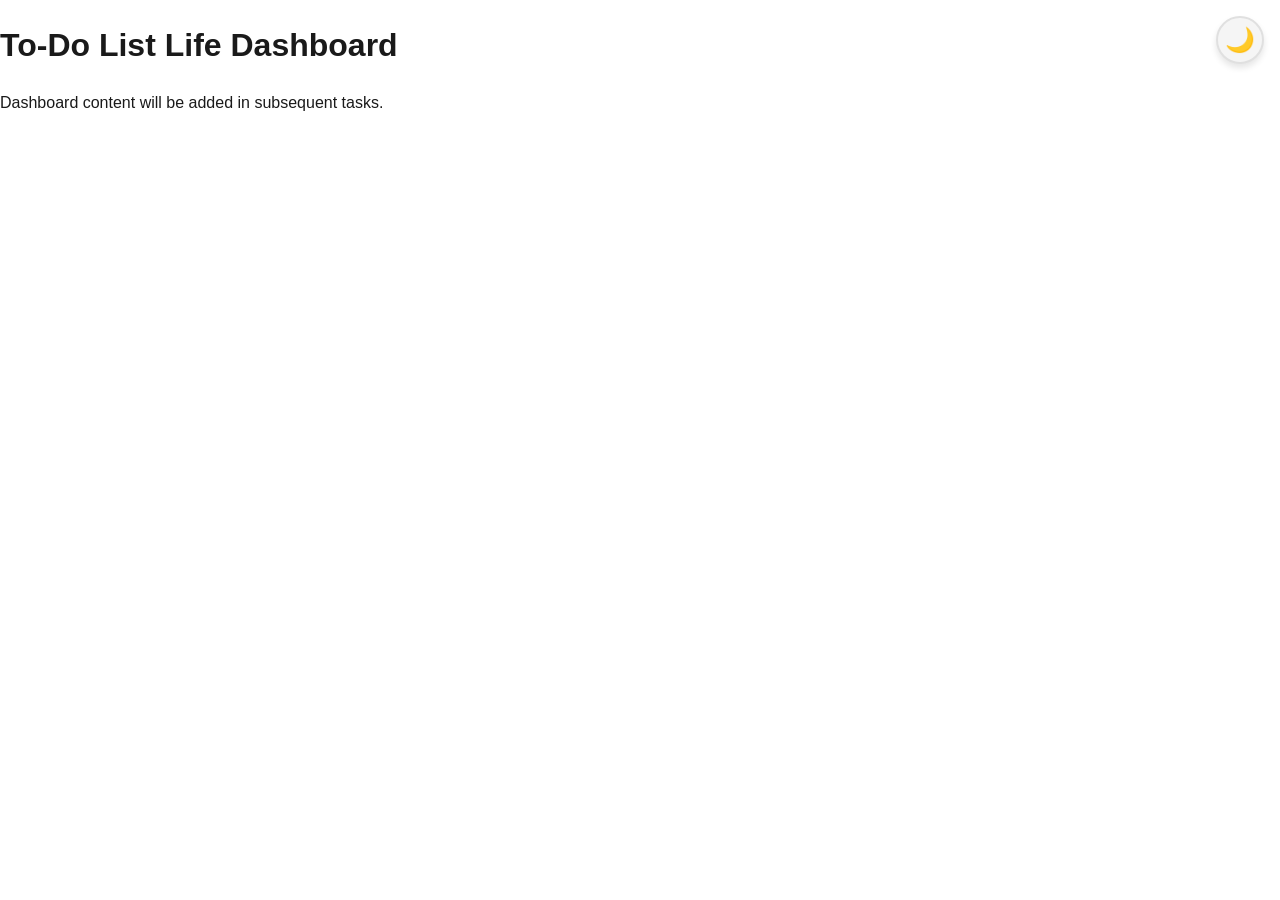
<file: index.html>
<!DOCTYPE html>
<html lang="en">
<head>
  <meta charset="UTF-8">
  <meta name="viewport" content="width=device-width, initial-scale=1.0">
  <meta name="description" content="To-Do List Life Dashboard - A minimal personal productivity dashboard">
  <title>To-Do List Life Dashboard</title>
  <link rel="stylesheet" href="css/style.css">
</head>
<body>
  <!-- Notification Container -->
  <div id="notification-container" aria-live="polite" aria-atomic="true"></div>

  <!-- Theme Toggle Button -->
  <button id="theme-toggle" class="theme-toggle-btn" aria-label="Switch to dark mode">
    🌙
  </button>

  <!-- Main Dashboard Content -->
  <main class="dashboard">
    <h1>To-Do List Life Dashboard</h1>
    <p>Dashboard content will be added in subsequent tasks.</p>
  </main>

  <!-- ARIA Live Regions for Screen Reader Announcements -->
  <div id="timer-announcements" class="sr-only" aria-live="polite" aria-atomic="true"></div>
  <div id="task-announcements" class="sr-only" aria-live="polite" aria-atomic="true"></div>

  <script src="js/script.js"></script>
</body>
</html>
</file>
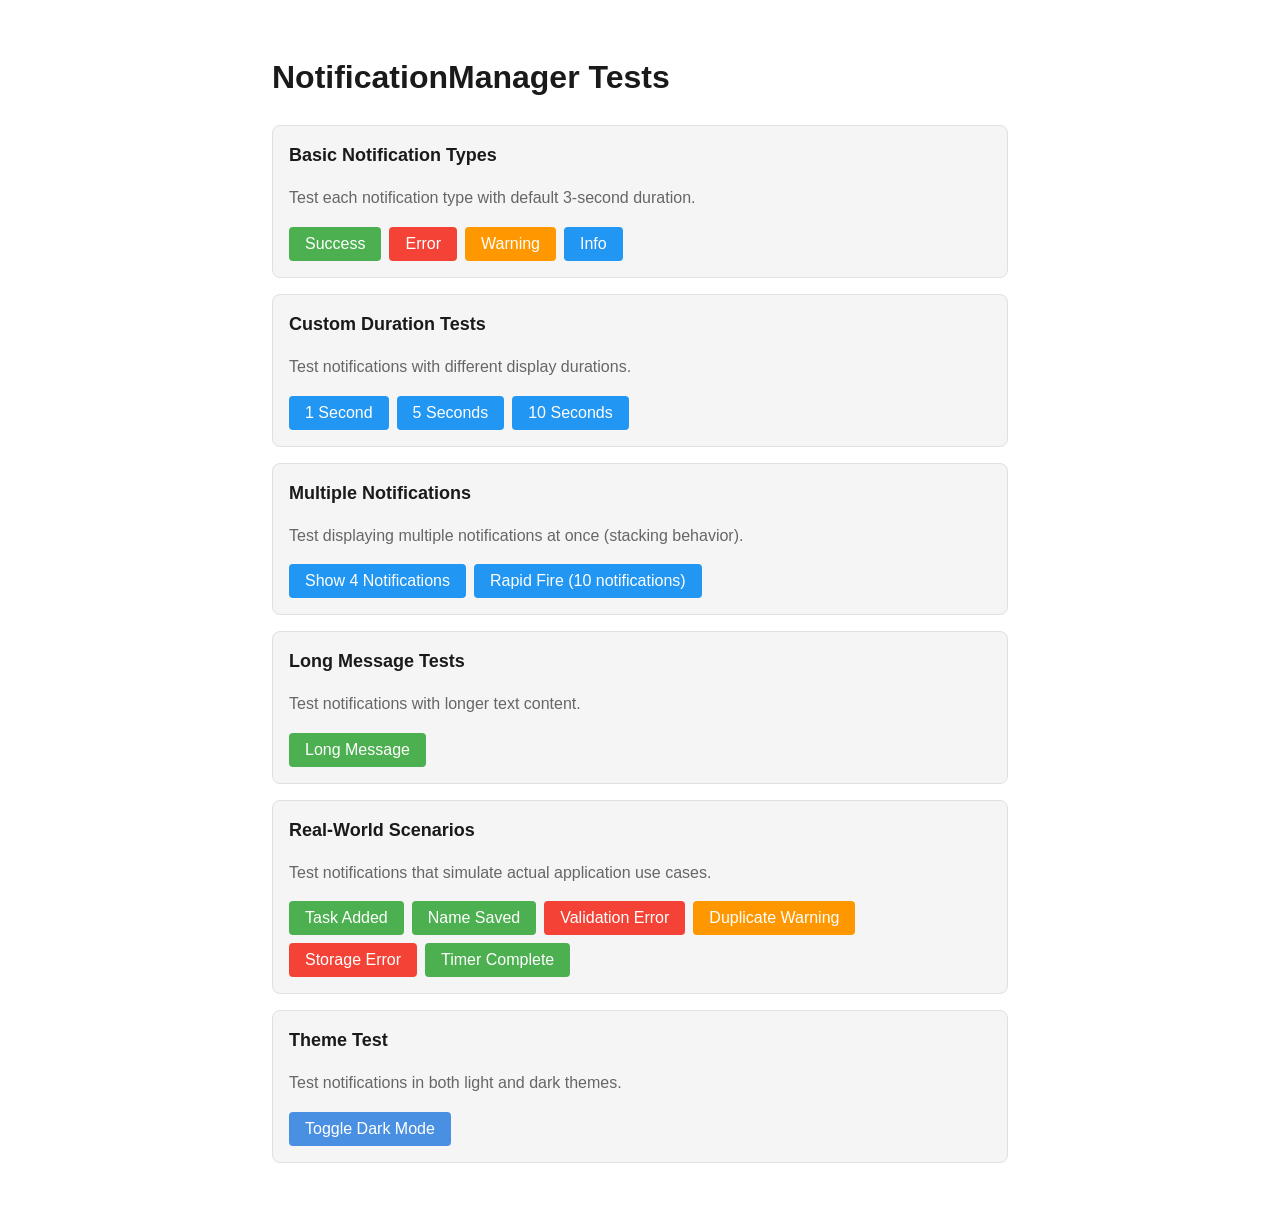
<file: test-notification-manager.html>
<!DOCTYPE html>
<html lang="en">
<head>
  <meta charset="UTF-8">
  <meta name="viewport" content="width=device-width, initial-scale=1.0">
  <title>NotificationManager Tests</title>
  <link rel="stylesheet" href="css/style.css">
  <style>
    body {
      padding: var(--space-xl);
      max-width: 800px;
      margin: 0 auto;
    }
    
    h1 {
      color: var(--text-primary);
      margin-bottom: var(--space-lg);
    }
    
    .test-controls {
      display: flex;
      flex-direction: column;
      gap: var(--space-md);
      margin-bottom: var(--space-xl);
    }
    
    .test-section {
      padding: var(--space-md);
      background: var(--bg-secondary);
      border: 1px solid var(--border-color);
      border-radius: var(--radius-md);
    }
    
    .test-section h2 {
      margin-top: 0;
      color: var(--text-primary);
      font-size: var(--font-size-lg);
    }
    
    .button-group {
      display: flex;
      gap: var(--space-sm);
      flex-wrap: wrap;
    }
    
    button {
      padding: var(--space-sm) var(--space-md);
      border: none;
      border-radius: var(--radius-sm);
      font-size: var(--font-size-base);
      cursor: pointer;
      transition: background-color var(--transition-fast);
      font-weight: 500;
    }
    
    .btn-success {
      background-color: var(--success-color);
      color: white;
    }
    
    .btn-error {
      background-color: var(--error-color);
      color: white;
    }
    
    .btn-warning {
      background-color: var(--warning-color);
      color: white;
    }
    
    .btn-info {
      background-color: var(--info-color);
      color: white;
    }
    
    .btn-theme {
      background-color: var(--accent-color);
      color: white;
    }
    
    button:hover {
      opacity: 0.9;
    }
    
    .test-description {
      color: var(--text-secondary);
      margin-bottom: var(--space-md);
      line-height: 1.6;
    }
  </style>
</head>
<body>
  <h1>NotificationManager Tests</h1>
  
  <div class="test-controls">
    <!-- Basic notification tests -->
    <div class="test-section">
      <h2>Basic Notification Types</h2>
      <p class="test-description">Test each notification type with default 3-second duration.</p>
      <div class="button-group">
        <button class="btn-success" onclick="NotificationManager.show('Operation completed successfully!', 'success')">
          Success
        </button>
        <button class="btn-error" onclick="NotificationManager.show('An error occurred while processing', 'error')">
          Error
        </button>
        <button class="btn-warning" onclick="NotificationManager.show('Please review your settings', 'warning')">
          Warning
        </button>
        <button class="btn-info" onclick="NotificationManager.show('Here is some useful information', 'info')">
          Info
        </button>
      </div>
    </div>
    
    <!-- Duration tests -->
    <div class="test-section">
      <h2>Custom Duration Tests</h2>
      <p class="test-description">Test notifications with different display durations.</p>
      <div class="button-group">
        <button class="btn-info" onclick="NotificationManager.show('Short notification (1 second)', 'info', 1000)">
          1 Second
        </button>
        <button class="btn-info" onclick="NotificationManager.show('Medium notification (5 seconds)', 'info', 5000)">
          5 Seconds
        </button>
        <button class="btn-info" onclick="NotificationManager.show('Long notification (10 seconds)', 'info', 10000)">
          10 Seconds
        </button>
      </div>
    </div>
    
    <!-- Multiple notifications -->
    <div class="test-section">
      <h2>Multiple Notifications</h2>
      <p class="test-description">Test displaying multiple notifications at once (stacking behavior).</p>
      <div class="button-group">
        <button class="btn-info" onclick="showMultiple()">
          Show 4 Notifications
        </button>
        <button class="btn-info" onclick="showRapidFire()">
          Rapid Fire (10 notifications)
        </button>
      </div>
    </div>
    
    <!-- Long message tests -->
    <div class="test-section">
      <h2>Long Message Tests</h2>
      <p class="test-description">Test notifications with longer text content.</p>
      <div class="button-group">
        <button class="btn-success" onclick="NotificationManager.show('This is a much longer notification message to test how the notification system handles text wrapping and longer content that might span multiple lines. The notification should remain readable and properly formatted.', 'success', 5000)">
          Long Message
        </button>
      </div>
    </div>
    
    <!-- Real-world scenario tests -->
    <div class="test-section">
      <h2>Real-World Scenarios</h2>
      <p class="test-description">Test notifications that simulate actual application use cases.</p>
      <div class="button-group">
        <button class="btn-success" onclick="NotificationManager.show('Task added successfully', 'success')">
          Task Added
        </button>
        <button class="btn-success" onclick="NotificationManager.show('Name saved successfully', 'success')">
          Name Saved
        </button>
        <button class="btn-error" onclick="NotificationManager.show('Task description cannot be empty', 'error')">
          Validation Error
        </button>
        <button class="btn-warning" onclick="NotificationManager.show('This task already exists', 'warning')">
          Duplicate Warning
        </button>
        <button class="btn-error" onclick="NotificationManager.show('Storage quota exceeded', 'error')">
          Storage Error
        </button>
        <button class="btn-success" onclick="NotificationManager.show('Pomodoro session completed! Great work!', 'success')">
          Timer Complete
        </button>
      </div>
    </div>
    
    <!-- Theme toggle -->
    <div class="test-section">
      <h2>Theme Test</h2>
      <p class="test-description">Test notifications in both light and dark themes.</p>
      <div class="button-group">
        <button class="btn-theme" onclick="toggleTheme()">
          Toggle Dark Mode
        </button>
      </div>
    </div>
  </div>

  <script src="js/script.js"></script>
  <script>
    // Helper function to show multiple notifications
    function showMultiple() {
      NotificationManager.show('First notification', 'info', 5000);
      setTimeout(() => NotificationManager.show('Second notification', 'success', 5000), 200);
      setTimeout(() => NotificationManager.show('Third notification', 'warning', 5000), 400);
      setTimeout(() => NotificationManager.show('Fourth notification', 'error', 5000), 600);
    }
    
    // Helper function for rapid fire
    function showRapidFire() {
      for (let i = 1; i <= 10; i++) {
        setTimeout(() => {
          NotificationManager.show(`Notification #${i}`, 'info', 3000);
        }, i * 100);
      }
    }
    
    // Toggle theme
    function toggleTheme() {
      const currentTheme = document.documentElement.getAttribute('data-theme');
      const newTheme = currentTheme === 'dark' ? 'light' : 'dark';
      document.documentElement.setAttribute('data-theme', newTheme);
      NotificationManager.show(`Switched to ${newTheme} mode`, 'info');
    }
  </script>
</body>
</html>
</file>
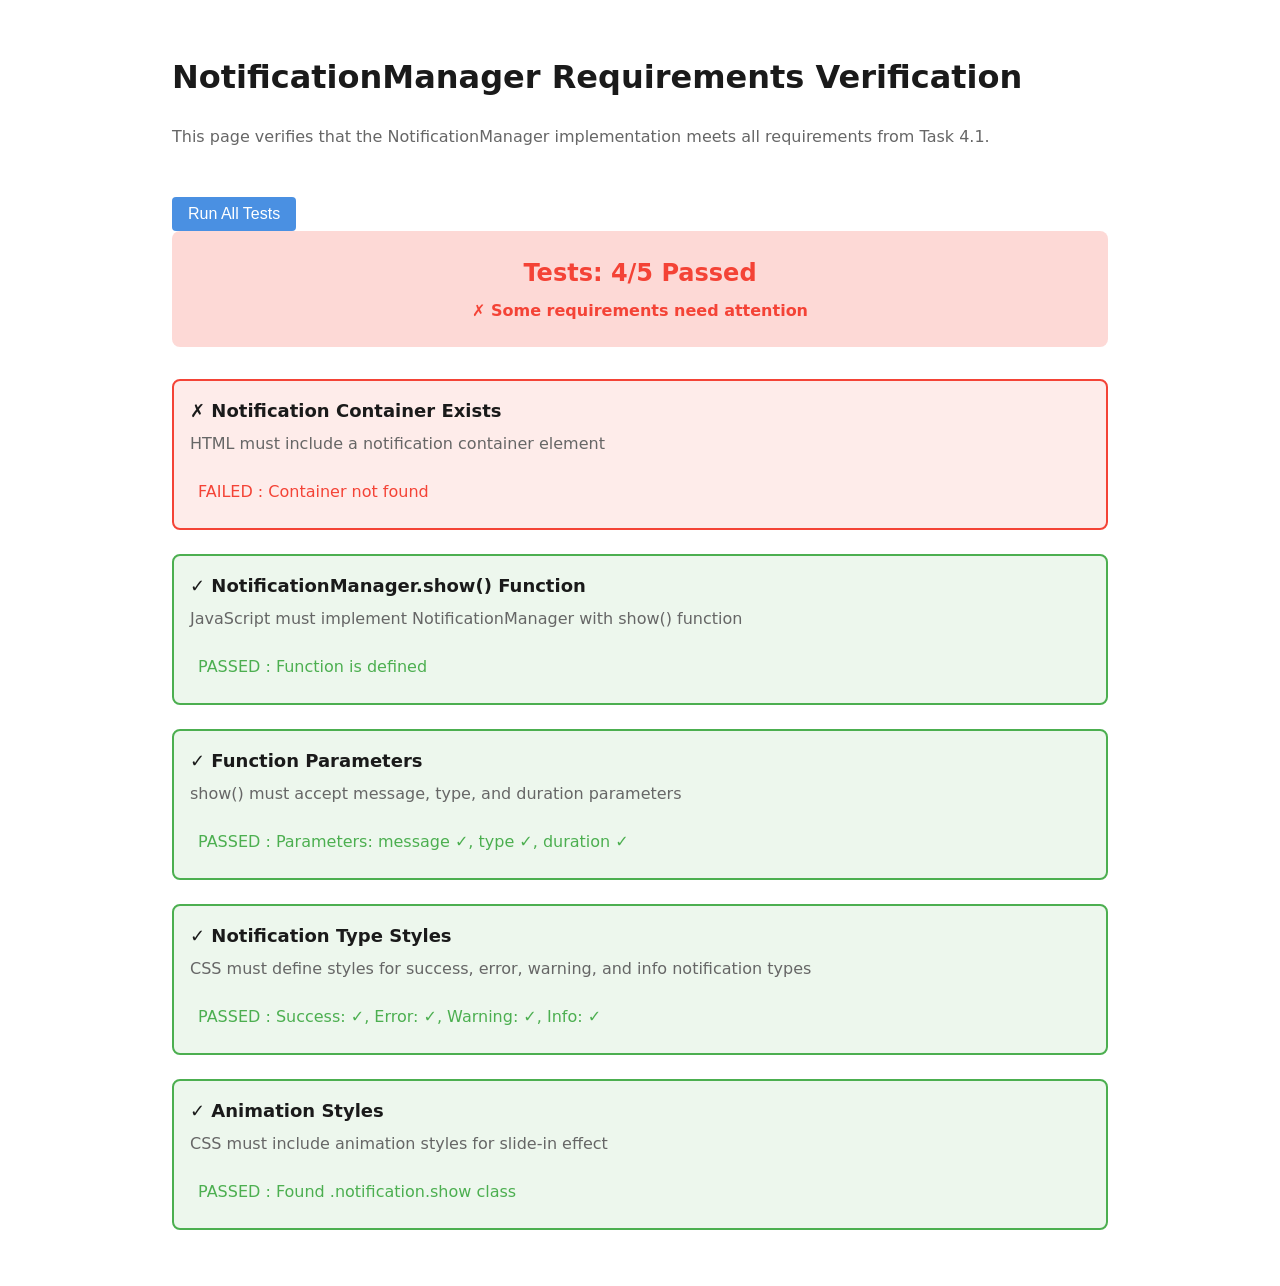
<file: test-notification-requirements.html>
<!DOCTYPE html>
<html lang="en">
<head>
  <meta charset="UTF-8">
  <meta name="viewport" content="width=device-width, initial-scale=1.0">
  <title>NotificationManager Requirements Verification</title>
  <link rel="stylesheet" href="css/style.css">
  <style>
    body {
      padding: var(--space-xl);
      max-width: 1000px;
      margin: 0 auto;
      font-family: system-ui, -apple-system, sans-serif;
    }
    
    h1 {
      color: var(--text-primary);
      margin-bottom: var(--space-lg);
    }
    
    .test-section {
      margin: var(--space-lg) 0;
      padding: var(--space-md);
      border: 2px solid var(--border-color);
      border-radius: var(--radius-md);
    }
    
    .test-section.pass {
      border-color: var(--success-color);
      background-color: rgba(76, 175, 80, 0.1);
    }
    
    .test-section.fail {
      border-color: var(--error-color);
      background-color: rgba(244, 67, 54, 0.1);
    }
    
    .test-title {
      font-size: var(--font-size-lg);
      font-weight: 600;
      margin-bottom: var(--space-sm);
      color: var(--text-primary);
    }
    
    .test-description {
      color: var(--text-secondary);
      margin-bottom: var(--space-md);
    }
    
    .test-result {
      font-weight: 500;
      padding: var(--space-sm);
      border-radius: var(--radius-sm);
      margin-top: var(--space-sm);
    }
    
    .pass-result {
      color: var(--success-color);
    }
    
    .fail-result {
      color: var(--error-color);
    }
    
    button {
      background: var(--accent-color);
      color: white;
      border: none;
      padding: var(--space-sm) var(--space-md);
      border-radius: var(--radius-sm);
      cursor: pointer;
      font-size: var(--font-size-base);
      margin-top: var(--space-md);
    }
    
    button:hover {
      background: var(--accent-hover);
    }
    
    .summary {
      font-size: var(--font-size-xl);
      font-weight: bold;
      padding: var(--space-lg);
      border-radius: var(--radius-md);
      margin-bottom: var(--space-xl);
      text-align: center;
    }
    
    .summary.all-pass {
      background-color: rgba(76, 175, 80, 0.2);
      color: var(--success-color);
    }
    
    .summary.some-fail {
      background-color: rgba(244, 67, 54, 0.2);
      color: var(--error-color);
    }
  </style>
</head>
<body>
  <h1>NotificationManager Requirements Verification</h1>
  <p style="color: var(--text-secondary); margin-bottom: var(--space-xl);">
    This page verifies that the NotificationManager implementation meets all requirements from Task 4.1.
  </p>
  
  <button onclick="runAllTests()">Run All Tests</button>
  
  <div id="summary"></div>
  <div id="test-results"></div>

  <script src="js/script.js"></script>
  <script>
    const testResults = [];
    
    function recordTest(name, description, passed, details = '') {
      testResults.push({ name, description, passed, details });
    }
    
    function displayResults() {
      const summaryDiv = document.getElementById('summary');
      const resultsDiv = document.getElementById('test-results');
      
      const passedCount = testResults.filter(r => r.passed).length;
      const totalCount = testResults.length;
      const allPassed = passedCount === totalCount;
      
      // Display summary
      summaryDiv.className = `summary ${allPassed ? 'all-pass' : 'some-fail'}`;
      summaryDiv.innerHTML = `
        <div>Tests: ${passedCount}/${totalCount} Passed</div>
        <div style="font-size: var(--font-size-base); margin-top: var(--space-sm);">
          ${allPassed ? '✓ All requirements met!' : '✗ Some requirements need attention'}
        </div>
      `;
      
      // Display individual results
      resultsDiv.innerHTML = '';
      testResults.forEach(result => {
        const testDiv = document.createElement('div');
        testDiv.className = `test-section ${result.passed ? 'pass' : 'fail'}`;
        testDiv.innerHTML = `
          <div class="test-title">${result.passed ? '✓' : '✗'} ${result.name}</div>
          <div class="test-description">${result.description}</div>
          <div class="test-result ${result.passed ? 'pass-result' : 'fail-result'}">
            ${result.passed ? 'PASSED' : 'FAILED'}
            ${result.details ? ': ' + result.details : ''}
          </div>
        `;
        resultsDiv.appendChild(testDiv);
      });
    }
    
    function runAllTests() {
      testResults.length = 0;
      
      // Test 1: Notification container exists in HTML
      const container = document.getElementById('notification-container');
      recordTest(
        'Notification Container Exists',
        'HTML must include a notification container element',
        container !== null,
        container ? 'Found #notification-container' : 'Container not found'
      );
      
      // Test 2: NotificationManager.show() function exists
      const showFunctionExists = typeof NotificationManager !== 'undefined' && 
                                  typeof NotificationManager.show === 'function';
      recordTest(
        'NotificationManager.show() Function',
        'JavaScript must implement NotificationManager with show() function',
        showFunctionExists,
        showFunctionExists ? 'Function is defined' : 'Function not found'
      );
      
      // Test 3: Function accepts required parameters
      if (showFunctionExists) {
        const functionString = NotificationManager.show.toString();
        const hasMessageParam = functionString.includes('message');
        const hasTypeParam = functionString.includes('type');
        const hasDurationParam = functionString.includes('duration');
        
        recordTest(
          'Function Parameters',
          'show() must accept message, type, and duration parameters',
          hasMessageParam && hasTypeParam && hasDurationParam,
          `Parameters: ${hasMessageParam ? 'message ✓' : 'message ✗'}, ${hasTypeParam ? 'type ✓' : 'type ✗'}, ${hasDurationParam ? 'duration ✓' : 'duration ✗'}`
        );
      }
      
      // Test 4: CSS notification styles exist
      const styles = Array.from(document.styleSheets)
        .flatMap(sheet => {
          try {
            return Array.from(sheet.cssRules);
          } catch {
            return [];
          }
        })
        .map(rule => rule.selectorText)
        .filter(Boolean);
      
      const hasSuccessStyle = styles.some(s => s.includes('notification-success'));
      const hasErrorStyle = styles.some(s => s.includes('notification-error'));
      const hasWarningStyle = styles.some(s => s.includes('notification-warning'));
      const hasInfoStyle = styles.some(s => s.includes('notification-info'));
      
      recordTest(
        'Notification Type Styles',
        'CSS must define styles for success, error, warning, and info notification types',
        hasSuccessStyle && hasErrorStyle && hasWarningStyle && hasInfoStyle,
        `Success: ${hasSuccessStyle ? '✓' : '✗'}, Error: ${hasErrorStyle ? '✓' : '✗'}, Warning: ${hasWarningStyle ? '✓' : '✗'}, Info: ${hasInfoStyle ? '✓' : '✗'}`
      );
      
      // Test 5: Animation styles exist
      const hasShowClass = styles.some(s => s && s.includes('.notification.show'));
      recordTest(
        'Animation Styles',
        'CSS must include animation styles for slide-in effect',
        hasShowClass,
        hasShowClass ? 'Found .notification.show class' : 'Animation class not found'
      );
      
      // Test 6: Test actual notification creation
      if (showFunctionExists && container) {
        try {
          NotificationManager.show('Test notification', 'success', 1000);
          
          // Check if notification was added
          setTimeout(() => {
            const notifications = container.querySelectorAll('.notification');
            const notificationCreated = notifications.length > 0;
            
            recordTest(
              'Notification Creation',
              'show() must create and display notification elements',
              notificationCreated,
              notificationCreated ? `Created ${notifications.length} notification(s)` : 'No notification created'
            );
            
            // Test 7: Check notification has correct type class
            if (notificationCreated) {
              const hasTypeClass = notifications[0].classList.contains('notification-success');
              recordTest(
                'Notification Type Class',
                'Created notification must have the correct type-specific CSS class',
                hasTypeClass,
                hasTypeClass ? 'Type class applied' : 'Type class missing'
              );
              
              // Test 8: Check ARIA attributes
              const hasAriaRole = notifications[0].hasAttribute('role');
              recordTest(
                'ARIA Attributes',
                'Notification must have appropriate ARIA role for accessibility',
                hasAriaRole,
                hasAriaRole ? `role="${notifications[0].getAttribute('role')}"` : 'ARIA role missing'
              );
            }
            
            displayResults();
          }, 100);
          
          return; // Wait for async test to complete
        } catch (error) {
          recordTest(
            'Notification Creation',
            'show() must create and display notification elements',
            false,
            `Error: ${error.message}`
          );
        }
      }
      
      displayResults();
    }
    
    // Run tests on page load
    window.addEventListener('DOMContentLoaded', () => {
      setTimeout(() => runAllTests(), 100);
    });
  </script>
</body>
</html>
</file>
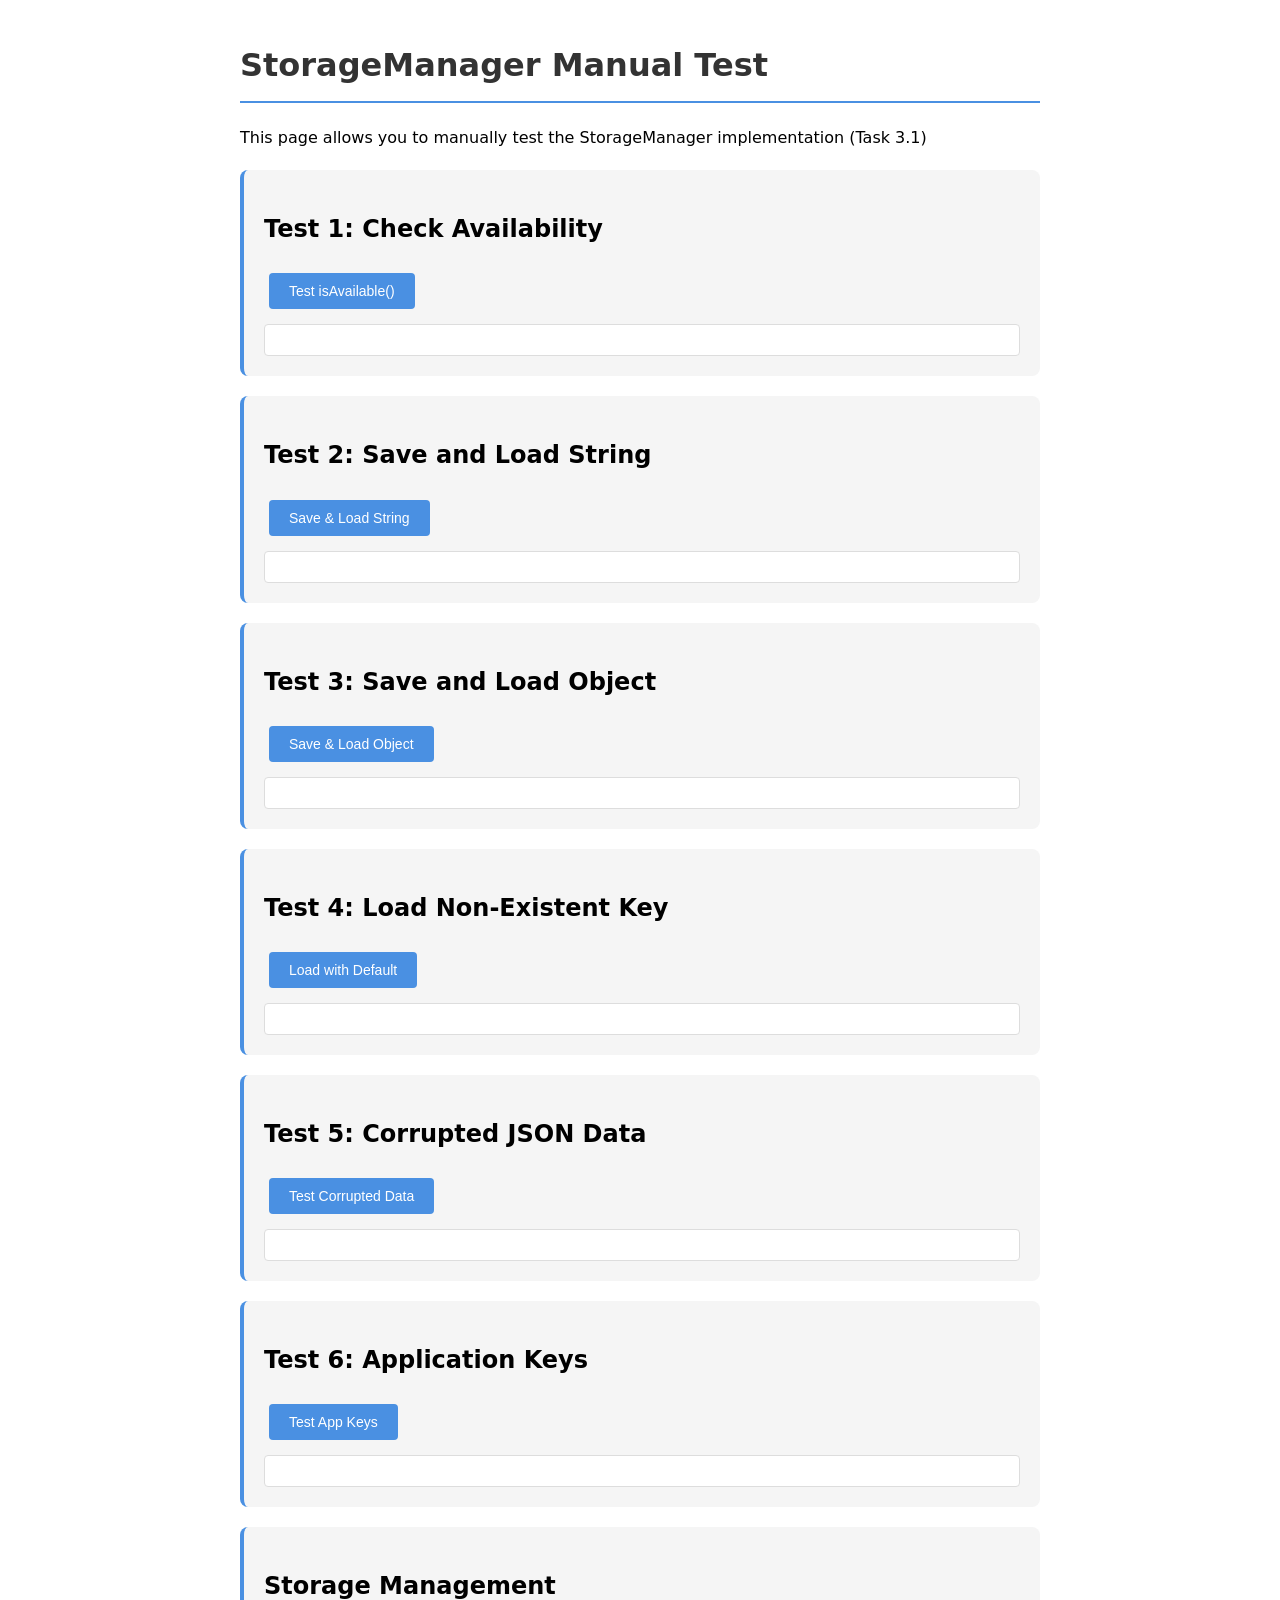
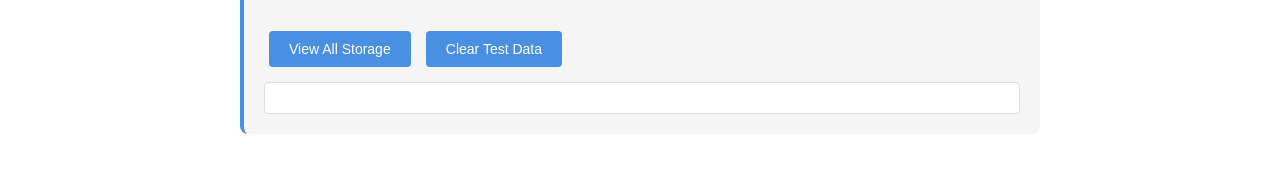
<file: test-storage-manager.html>
<!DOCTYPE html>
<html lang="en">
<head>
  <meta charset="UTF-8">
  <meta name="viewport" content="width=device-width, initial-scale=1.0">
  <title>StorageManager Manual Test</title>
  <style>
    body {
      font-family: system-ui, -apple-system, sans-serif;
      max-width: 800px;
      margin: 40px auto;
      padding: 0 20px;
      line-height: 1.6;
    }
    h1 {
      color: #333;
      border-bottom: 2px solid #4a90e2;
      padding-bottom: 10px;
    }
    .test-section {
      margin: 20px 0;
      padding: 20px;
      background: #f5f5f5;
      border-radius: 8px;
      border-left: 4px solid #4a90e2;
    }
    button {
      background: #4a90e2;
      color: white;
      border: none;
      padding: 10px 20px;
      border-radius: 4px;
      cursor: pointer;
      font-size: 14px;
      margin: 5px;
    }
    button:hover {
      background: #357abd;
    }
    button:active {
      transform: scale(0.98);
    }
    .output {
      background: white;
      padding: 15px;
      border-radius: 4px;
      margin-top: 10px;
      font-family: monospace;
      white-space: pre-wrap;
      border: 1px solid #ddd;
    }
    .success {
      color: #28a745;
    }
    .error {
      color: #dc3545;
    }
    .info {
      color: #17a2b8;
    }
    #notification-container {
      position: fixed;
      top: 20px;
      right: 20px;
      z-index: 1000;
    }
    .notification {
      padding: 12px 20px;
      margin-bottom: 10px;
      border-radius: 4px;
      box-shadow: 0 2px 8px rgba(0,0,0,0.15);
      opacity: 0;
      transform: translateX(100%);
      transition: all 0.3s ease;
      min-width: 250px;
    }
    .notification.show {
      opacity: 1;
      transform: translateX(0);
    }
    .notification-success {
      background: #d4edda;
      color: #155724;
      border-left: 4px solid #28a745;
    }
    .notification-error {
      background: #f8d7da;
      color: #721c24;
      border-left: 4px solid #dc3545;
    }
    .notification-warning {
      background: #fff3cd;
      color: #856404;
      border-left: 4px solid #ffc107;
    }
    .notification-info {
      background: #d1ecf1;
      color: #0c5460;
      border-left: 4px solid #17a2b8;
    }
  </style>
</head>
<body>
  <h1>StorageManager Manual Test</h1>
  <p>This page allows you to manually test the StorageManager implementation (Task 3.1)</p>

  <div id="notification-container"></div>

  <div class="test-section">
    <h2>Test 1: Check Availability</h2>
    <button onclick="testIsAvailable()">Test isAvailable()</button>
    <div id="output-1" class="output"></div>
  </div>

  <div class="test-section">
    <h2>Test 2: Save and Load String</h2>
    <button onclick="testSaveLoadString()">Save & Load String</button>
    <div id="output-2" class="output"></div>
  </div>

  <div class="test-section">
    <h2>Test 3: Save and Load Object</h2>
    <button onclick="testSaveLoadObject()">Save & Load Object</button>
    <div id="output-3" class="output"></div>
  </div>

  <div class="test-section">
    <h2>Test 4: Load Non-Existent Key</h2>
    <button onclick="testLoadDefault()">Load with Default</button>
    <div id="output-4" class="output"></div>
  </div>

  <div class="test-section">
    <h2>Test 5: Corrupted JSON Data</h2>
    <button onclick="testCorruptedData()">Test Corrupted Data</button>
    <div id="output-5" class="output"></div>
  </div>

  <div class="test-section">
    <h2>Test 6: Application Keys</h2>
    <button onclick="testApplicationKeys()">Test App Keys</button>
    <div id="output-6" class="output"></div>
  </div>

  <div class="test-section">
    <h2>Storage Management</h2>
    <button onclick="viewStorage()">View All Storage</button>
    <button onclick="clearTestStorage()">Clear Test Data</button>
    <div id="output-7" class="output"></div>
  </div>

  <script src="js/script.js"></script>
  <script>
    function log(outputId, message, type = 'info') {
      const output = document.getElementById(outputId);
      const timestamp = new Date().toLocaleTimeString();
      const className = type === 'success' ? 'success' : type === 'error' ? 'error' : 'info';
      output.innerHTML += `<span class="${className}">[${timestamp}] ${message}</span>\n`;
    }

    function testIsAvailable() {
      const output = document.getElementById('output-1');
      output.innerHTML = '';
      
      const result = StorageManager.isAvailable();
      log('output-1', `isAvailable() returned: ${result}`, result ? 'success' : 'error');
      
      if (result) {
        log('output-1', '✓ Local Storage is available', 'success');
      } else {
        log('output-1', '✗ Local Storage is NOT available', 'error');
      }
    }

    function testSaveLoadString() {
      const output = document.getElementById('output-2');
      output.innerHTML = '';
      
      const key = 'test_string';
      const value = 'Hello, World!';
      
      log('output-2', `Saving: key="${key}", value="${value}"`);
      const saveResult = StorageManager.save(key, value);
      log('output-2', `save() returned: ${saveResult}`, saveResult ? 'success' : 'error');
      
      log('output-2', `Loading: key="${key}"`);
      const loadedValue = StorageManager.load(key, null);
      log('output-2', `load() returned: "${loadedValue}"`);
      
      if (loadedValue === value) {
        log('output-2', '✓ String save/load successful', 'success');
      } else {
        log('output-2', '✗ String save/load failed', 'error');
      }
      
      localStorage.removeItem(key);
      log('output-2', 'Cleanup: Test data removed');
    }

    function testSaveLoadObject() {
      const output = document.getElementById('output-3');
      output.innerHTML = '';
      
      const key = 'test_object';
      const value = {
        name: 'John Doe',
        age: 30,
        tasks: ['task1', 'task2']
      };
      
      log('output-3', `Saving: key="${key}"`);
      log('output-3', `Object: ${JSON.stringify(value, null, 2)}`);
      const saveResult = StorageManager.save(key, value);
      log('output-3', `save() returned: ${saveResult}`, saveResult ? 'success' : 'error');
      
      log('output-3', `Loading: key="${key}"`);
      const loadedValue = StorageManager.load(key, null);
      log('output-3', `load() returned: ${JSON.stringify(loadedValue, null, 2)}`);
      
      if (JSON.stringify(loadedValue) === JSON.stringify(value)) {
        log('output-3', '✓ Object save/load successful', 'success');
      } else {
        log('output-3', '✗ Object save/load failed', 'error');
      }
      
      localStorage.removeItem(key);
      log('output-3', 'Cleanup: Test data removed');
    }

    function testLoadDefault() {
      const output = document.getElementById('output-4');
      output.innerHTML = '';
      
      const key = 'non_existent_key_12345';
      const defaultValue = 'default_value';
      
      // Make sure key doesn't exist
      localStorage.removeItem(key);
      
      log('output-4', `Loading non-existent key: "${key}"`);
      log('output-4', `Default value: "${defaultValue}"`);
      const loadedValue = StorageManager.load(key, defaultValue);
      log('output-4', `load() returned: "${loadedValue}"`);
      
      if (loadedValue === defaultValue) {
        log('output-4', '✓ Default value returned correctly', 'success');
      } else {
        log('output-4', '✗ Default value not returned', 'error');
      }
    }

    function testCorruptedData() {
      const output = document.getElementById('output-5');
      output.innerHTML = '';
      
      const key = 'test_corrupted';
      const defaultValue = 'fallback';
      const corruptedData = '{invalid json';
      
      log('output-5', `Setting corrupted data: "${corruptedData}"`);
      localStorage.setItem(key, corruptedData);
      
      log('output-5', `Loading with default: "${defaultValue}"`);
      const loadedValue = StorageManager.load(key, defaultValue);
      log('output-5', `load() returned: "${loadedValue}"`);
      
      if (loadedValue === defaultValue) {
        log('output-5', '✓ Corrupted data handled correctly, returned default', 'success');
        log('output-5', '✓ Check console for error message', 'success');
      } else {
        log('output-5', '✗ Corrupted data not handled properly', 'error');
      }
      
      localStorage.removeItem(key);
      log('output-5', 'Cleanup: Test data removed');
    }

    function testApplicationKeys() {
      const output = document.getElementById('output-6');
      output.innerHTML = '';
      
      // Test user name
      log('output-6', 'Testing lifeDashboard_user key...');
      const userName = 'John Doe';
      StorageManager.save('lifeDashboard_user', userName);
      const loadedName = StorageManager.load('lifeDashboard_user', '');
      log('output-6', userName === loadedName ? '✓ User name persisted' : '✗ User name failed', 
          userName === loadedName ? 'success' : 'error');
      
      // Test tasks
      log('output-6', 'Testing lifeDashboard_tasks key...');
      const tasks = [
        { id: '1', description: 'Task 1', completed: false },
        { id: '2', description: 'Task 2', completed: true }
      ];
      StorageManager.save('lifeDashboard_tasks', tasks);
      const loadedTasks = StorageManager.load('lifeDashboard_tasks', []);
      log('output-6', JSON.stringify(tasks) === JSON.stringify(loadedTasks) ? '✓ Tasks persisted' : '✗ Tasks failed',
          JSON.stringify(tasks) === JSON.stringify(loadedTasks) ? 'success' : 'error');
      
      // Test quick links
      log('output-6', 'Testing lifeDashboard_quickLinks key...');
      const quickLinks = {
        instagram: 'https://instagram.com/user',
        tiktok: 'https://tiktok.com/@user',
        linkedin: 'https://linkedin.com/in/user'
      };
      StorageManager.save('lifeDashboard_quickLinks', quickLinks);
      const loadedLinks = StorageManager.load('lifeDashboard_quickLinks', {});
      log('output-6', JSON.stringify(quickLinks) === JSON.stringify(loadedLinks) ? '✓ Quick links persisted' : '✗ Quick links failed',
          JSON.stringify(quickLinks) === JSON.stringify(loadedLinks) ? 'success' : 'error');
      
      // Test theme
      log('output-6', 'Testing lifeDashboard_theme key...');
      const theme = 'dark';
      StorageManager.save('lifeDashboard_theme', theme);
      const loadedTheme = StorageManager.load('lifeDashboard_theme', 'light');
      log('output-6', theme === loadedTheme ? '✓ Theme persisted' : '✗ Theme failed',
          theme === loadedTheme ? 'success' : 'error');
      
      log('output-6', '\nAll application keys tested successfully!', 'success');
    }

    function viewStorage() {
      const output = document.getElementById('output-7');
      output.innerHTML = '';
      
      log('output-7', 'Current Local Storage contents:');
      log('output-7', '─'.repeat(50));
      
      if (localStorage.length === 0) {
        log('output-7', '(empty)', 'info');
      } else {
        for (let i = 0; i < localStorage.length; i++) {
          const key = localStorage.key(i);
          const value = localStorage.getItem(key);
          log('output-7', `${key}: ${value}`, 'info');
        }
      }
      
      log('output-7', '─'.repeat(50));
      log('output-7', `Total items: ${localStorage.length}`, 'info');
    }

    function clearTestStorage() {
      const output = document.getElementById('output-7');
      output.innerHTML = '';
      
      const keysToRemove = [];
      for (let i = 0; i < localStorage.length; i++) {
        const key = localStorage.key(i);
        if (key.startsWith('lifeDashboard_') || key.startsWith('test_')) {
          keysToRemove.push(key);
        }
      }
      
      keysToRemove.forEach(key => {
        localStorage.removeItem(key);
        log('output-7', `Removed: ${key}`, 'success');
      });
      
      if (keysToRemove.length === 0) {
        log('output-7', 'No test data found to clear', 'info');
      } else {
        log('output-7', `\nCleared ${keysToRemove.length} items`, 'success');
      }
    }
  </script>
</body>
</html>
</file>
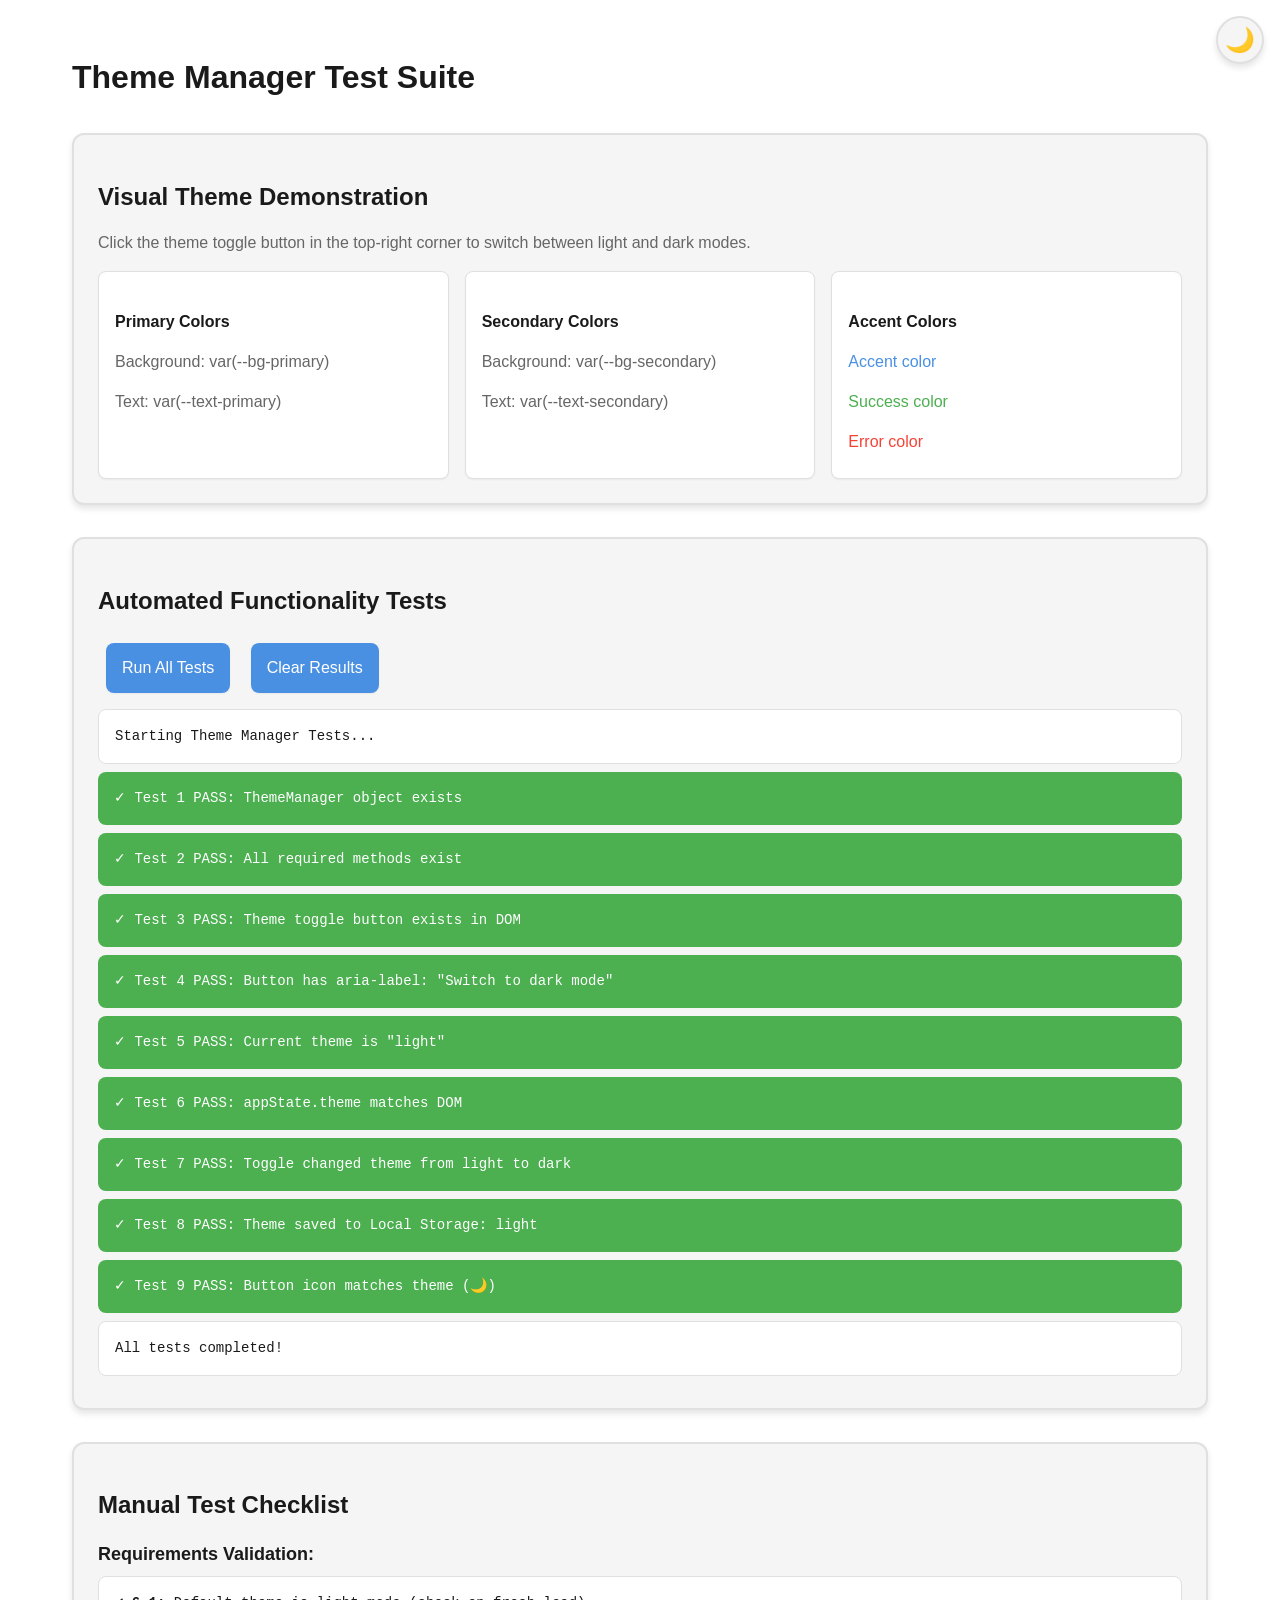
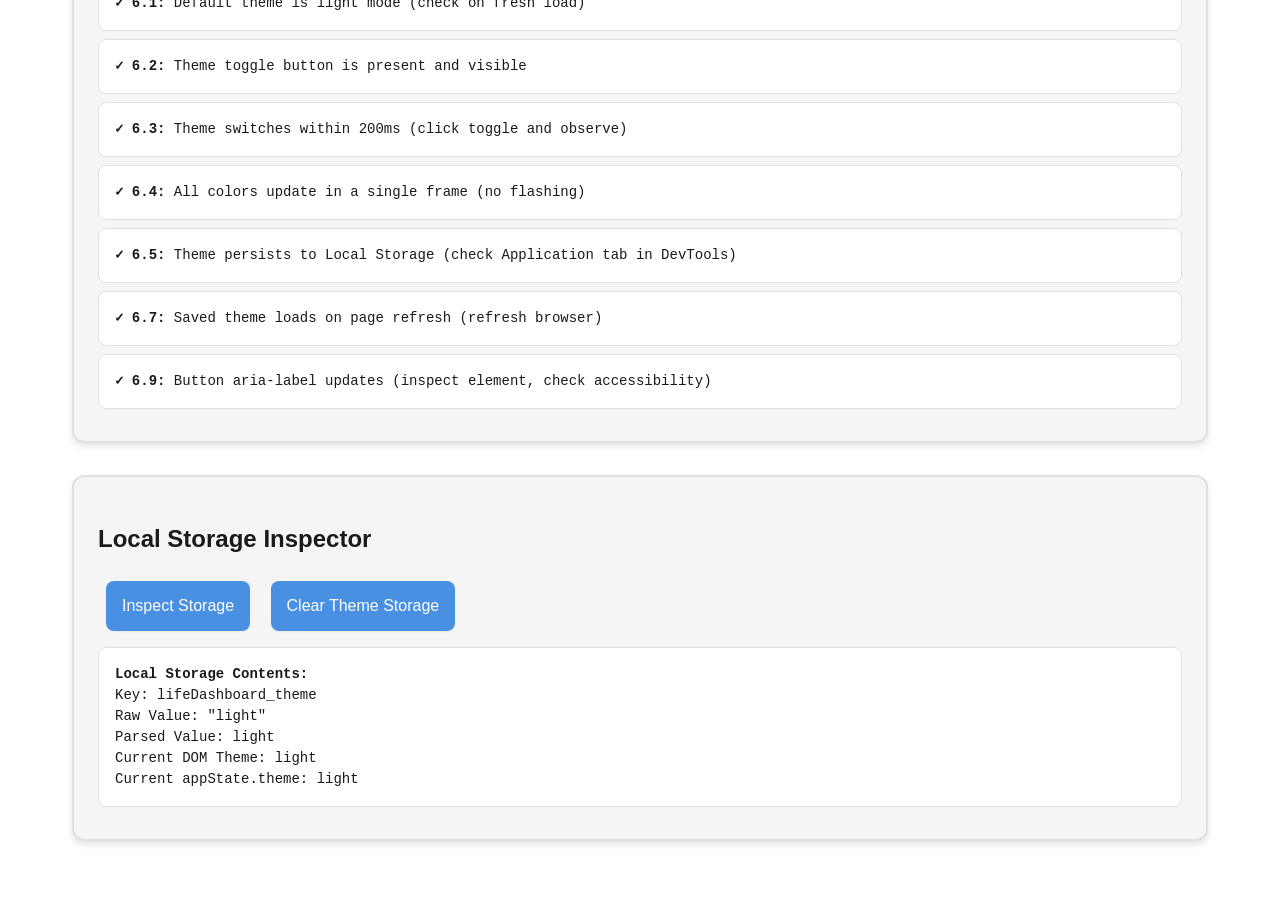
<file: test-theme-manager.html>
<!DOCTYPE html>
<html lang="en">
<head>
  <meta charset="UTF-8">
  <meta name="viewport" content="width=device-width, initial-scale=1.0">
  <title>Theme Manager Test - To-Do List Life Dashboard</title>
  <link rel="stylesheet" href="css/style.css">
  <style>
    .test-container {
      padding: 2rem;
      max-width: 1200px;
      margin: 0 auto;
    }
    .test-section {
      margin-bottom: 2rem;
      padding: 1.5rem;
      background: var(--bg-secondary);
      border: 2px solid var(--border-color);
      border-radius: var(--radius-lg);
      box-shadow: var(--shadow-md);
    }
    .test-section h2 {
      color: var(--text-primary);
      margin-bottom: 1rem;
      font-size: var(--font-size-xl);
    }
    .test-section h3 {
      color: var(--text-primary);
      margin-bottom: 0.5rem;
      font-size: var(--font-size-lg);
    }
    .test-section p {
      color: var(--text-secondary);
      margin-bottom: 0.5rem;
    }
    .test-result {
      padding: 1rem;
      margin: 0.5rem 0;
      border-radius: var(--radius-md);
      font-family: monospace;
      font-size: var(--font-size-sm);
    }
    .test-result.pass {
      background: var(--success-color);
      color: white;
    }
    .test-result.fail {
      background: var(--error-color);
      color: white;
    }
    .test-result.info {
      background: var(--bg-primary);
      border: 1px solid var(--border-color);
      color: var(--text-primary);
    }
    .test-button {
      background: var(--accent-color);
      color: white;
      padding: var(--space-md);
      border: none;
      border-radius: var(--radius-md);
      cursor: pointer;
      font-size: var(--font-size-base);
      margin: 0.5rem;
      transition: all var(--transition-base);
      box-shadow: var(--shadow-sm);
    }
    .test-button:hover {
      background: var(--accent-hover);
      box-shadow: var(--shadow-md);
    }
    .visual-demo {
      display: flex;
      gap: 1rem;
      flex-wrap: wrap;
      margin-top: 1rem;
    }
    .demo-card {
      flex: 1;
      min-width: 200px;
      padding: 1rem;
      background: var(--bg-primary);
      border: 1px solid var(--border-color);
      border-radius: var(--radius-md);
      box-shadow: var(--shadow-sm);
    }
    .demo-card h4 {
      color: var(--text-primary);
      margin-bottom: 0.5rem;
    }
    .demo-card p {
      color: var(--text-secondary);
    }
  </style>
</head>
<body>
  <!-- Notification Container -->
  <div id="notification-container" aria-live="polite" aria-atomic="true"></div>

  <!-- Theme Toggle Button -->
  <button id="theme-toggle" class="theme-toggle-btn" aria-label="Switch to dark mode">
    🌙
  </button>

  <div class="test-container">
    <h1 style="color: var(--text-primary); margin-bottom: 2rem;">Theme Manager Test Suite</h1>

    <!-- Test Section 1: Visual Theme Demo -->
    <div class="test-section">
      <h2>Visual Theme Demonstration</h2>
      <p>Click the theme toggle button in the top-right corner to switch between light and dark modes.</p>
      <div class="visual-demo">
        <div class="demo-card">
          <h4>Primary Colors</h4>
          <p>Background: var(--bg-primary)</p>
          <p>Text: var(--text-primary)</p>
        </div>
        <div class="demo-card">
          <h4>Secondary Colors</h4>
          <p>Background: var(--bg-secondary)</p>
          <p>Text: var(--text-secondary)</p>
        </div>
        <div class="demo-card">
          <h4>Accent Colors</h4>
          <p style="color: var(--accent-color);">Accent color</p>
          <p style="color: var(--success-color);">Success color</p>
          <p style="color: var(--error-color);">Error color</p>
        </div>
      </div>
    </div>

    <!-- Test Section 2: Automated Tests -->
    <div class="test-section">
      <h2>Automated Functionality Tests</h2>
      <button class="test-button" onclick="runAllTests()">Run All Tests</button>
      <button class="test-button" onclick="clearResults()">Clear Results</button>
      <div id="test-results"></div>
    </div>

    <!-- Test Section 3: Manual Tests -->
    <div class="test-section">
      <h2>Manual Test Checklist</h2>
      <h3>Requirements Validation:</h3>
      <div class="test-result info">
        <strong>✓ 6.1:</strong> Default theme is light mode (check on fresh load)
      </div>
      <div class="test-result info">
        <strong>✓ 6.2:</strong> Theme toggle button is present and visible
      </div>
      <div class="test-result info">
        <strong>✓ 6.3:</strong> Theme switches within 200ms (click toggle and observe)
      </div>
      <div class="test-result info">
        <strong>✓ 6.4:</strong> All colors update in a single frame (no flashing)
      </div>
      <div class="test-result info">
        <strong>✓ 6.5:</strong> Theme persists to Local Storage (check Application tab in DevTools)
      </div>
      <div class="test-result info">
        <strong>✓ 6.7:</strong> Saved theme loads on page refresh (refresh browser)
      </div>
      <div class="test-result info">
        <strong>✓ 6.9:</strong> Button aria-label updates (inspect element, check accessibility)
      </div>
    </div>

    <!-- Test Section 4: Local Storage Inspector -->
    <div class="test-section">
      <h2>Local Storage Inspector</h2>
      <button class="test-button" onclick="inspectStorage()">Inspect Storage</button>
      <button class="test-button" onclick="clearStorage()">Clear Theme Storage</button>
      <div id="storage-results"></div>
    </div>
  </div>

  <!-- ARIA Live Regions for Screen Reader Announcements -->
  <div id="timer-announcements" class="sr-only" aria-live="polite" aria-atomic="true"></div>
  <div id="task-announcements" class="sr-only" aria-live="polite" aria-atomic="true"></div>

  <script src="js/script.js"></script>
  <script>
    // Test Suite Functions
    function log(message, type = 'info') {
      const results = document.getElementById('test-results');
      const div = document.createElement('div');
      div.className = `test-result ${type}`;
      div.textContent = message;
      results.appendChild(div);
    }

    function clearResults() {
      document.getElementById('test-results').innerHTML = '';
    }

    function runAllTests() {
      clearResults();
      log('Starting Theme Manager Tests...', 'info');
      
      // Test 1: ThemeManager object exists
      if (typeof ThemeManager !== 'undefined') {
        log('✓ Test 1 PASS: ThemeManager object exists', 'pass');
      } else {
        log('✗ Test 1 FAIL: ThemeManager object not found', 'fail');
        return;
      }

      // Test 2: ThemeManager has required methods
      const requiredMethods = ['init', 'applyTheme', 'toggle', 'attachEventListeners'];
      let allMethodsExist = true;
      requiredMethods.forEach(method => {
        if (typeof ThemeManager[method] !== 'function') {
          log(`✗ Test 2 FAIL: ThemeManager.${method}() method missing`, 'fail');
          allMethodsExist = false;
        }
      });
      if (allMethodsExist) {
        log('✓ Test 2 PASS: All required methods exist', 'pass');
      }

      // Test 3: Theme toggle button exists
      const toggleBtn = document.getElementById('theme-toggle');
      if (toggleBtn) {
        log('✓ Test 3 PASS: Theme toggle button exists in DOM', 'pass');
      } else {
        log('✗ Test 3 FAIL: Theme toggle button not found', 'fail');
        return;
      }

      // Test 4: Button has aria-label
      const ariaLabel = toggleBtn.getAttribute('aria-label');
      if (ariaLabel && ariaLabel.length > 0) {
        log(`✓ Test 4 PASS: Button has aria-label: "${ariaLabel}"`, 'pass');
      } else {
        log('✗ Test 4 FAIL: Button missing aria-label', 'fail');
      }

      // Test 5: Current theme is set
      const currentTheme = document.documentElement.getAttribute('data-theme');
      if (currentTheme === 'light' || currentTheme === 'dark') {
        log(`✓ Test 5 PASS: Current theme is "${currentTheme}"`, 'pass');
      } else {
        log(`✗ Test 5 FAIL: Invalid theme: "${currentTheme}"`, 'fail');
      }

      // Test 6: appState.theme matches DOM
      if (appState.theme === currentTheme) {
        log('✓ Test 6 PASS: appState.theme matches DOM', 'pass');
      } else {
        log(`✗ Test 6 FAIL: appState.theme (${appState.theme}) != DOM (${currentTheme})`, 'fail');
      }

      // Test 7: Toggle functionality
      const originalTheme = appState.theme;
      ThemeManager.toggle();
      const newTheme = appState.theme;
      if (originalTheme !== newTheme) {
        log(`✓ Test 7 PASS: Toggle changed theme from ${originalTheme} to ${newTheme}`, 'pass');
        // Toggle back
        ThemeManager.toggle();
      } else {
        log('✗ Test 7 FAIL: Toggle did not change theme', 'fail');
      }

      // Test 8: Theme persists to Local Storage
      try {
        const savedTheme = localStorage.getItem('lifeDashboard_theme');
        if (savedTheme) {
          const parsedTheme = JSON.parse(savedTheme);
          log(`✓ Test 8 PASS: Theme saved to Local Storage: ${parsedTheme}`, 'pass');
        } else {
          log('✗ Test 8 FAIL: No theme found in Local Storage', 'fail');
        }
      } catch (error) {
        log(`✗ Test 8 FAIL: Error reading Local Storage: ${error.message}`, 'fail');
      }

      // Test 9: Button icon changes with theme
      const btnIcon = toggleBtn.textContent.trim();
      const expectedIcon = appState.theme === 'dark' ? '☀️' : '🌙';
      if (btnIcon === expectedIcon) {
        log(`✓ Test 9 PASS: Button icon matches theme (${btnIcon})`, 'pass');
      } else {
        log(`✗ Test 9 FAIL: Button icon (${btnIcon}) doesn't match expected (${expectedIcon})`, 'fail');
      }

      log('All tests completed!', 'info');
    }

    function inspectStorage() {
      const results = document.getElementById('storage-results');
      results.innerHTML = '';
      
      const div = document.createElement('div');
      div.className = 'test-result info';
      
      try {
        const theme = localStorage.getItem('lifeDashboard_theme');
        if (theme) {
          div.innerHTML = `
            <strong>Local Storage Contents:</strong><br>
            Key: lifeDashboard_theme<br>
            Raw Value: ${theme}<br>
            Parsed Value: ${JSON.parse(theme)}<br>
            Current DOM Theme: ${document.documentElement.getAttribute('data-theme')}<br>
            Current appState.theme: ${appState.theme}
          `;
        } else {
          div.textContent = 'No theme data found in Local Storage';
        }
      } catch (error) {
        div.textContent = `Error reading Local Storage: ${error.message}`;
      }
      
      results.appendChild(div);
    }

    function clearStorage() {
      try {
        localStorage.removeItem('lifeDashboard_theme');
        alert('Theme data cleared from Local Storage. Refresh the page to see default behavior.');
      } catch (error) {
        alert(`Error clearing storage: ${error.message}`);
      }
    }

    // Auto-run tests on load
    window.addEventListener('load', () => {
      setTimeout(() => {
        runAllTests();
        inspectStorage();
      }, 500);
    });
  </script>
</body>
</html>
</file>
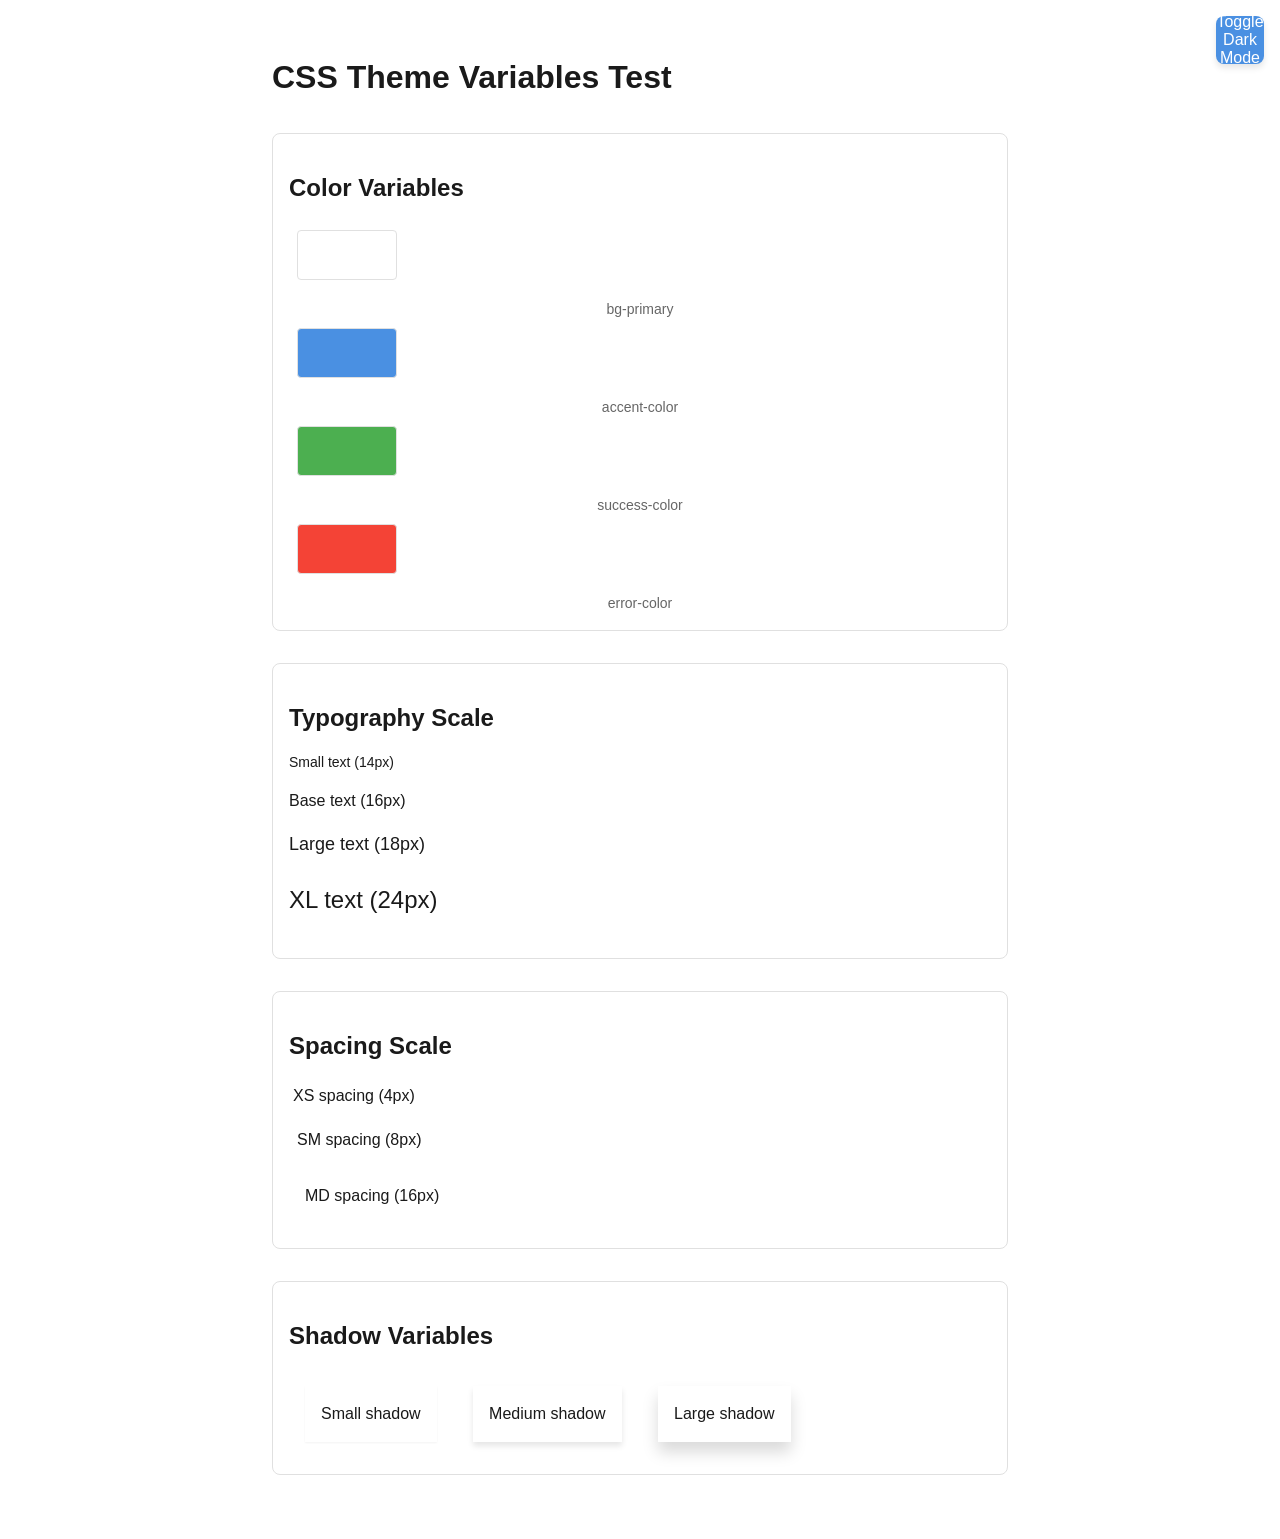
<file: test-theme-variables.html>
<!DOCTYPE html>
<html lang="en">
<head>
  <meta charset="UTF-8">
  <meta name="viewport" content="width=device-width, initial-scale=1.0">
  <title>Theme Variables Test</title>
  <link rel="stylesheet" href="css/style.css">
  <style>
    .test-container {
      padding: 2rem;
      max-width: 800px;
      margin: 0 auto;
    }
    .test-section {
      margin-bottom: 2rem;
      padding: 1rem;
      background: var(--bg-primary);
      border: 1px solid var(--border-color);
      border-radius: var(--radius-md);
    }
    .test-section h2 {
      color: var(--text-primary);
      margin-bottom: 1rem;
    }
    .color-swatch {
      display: inline-block;
      width: 100px;
      height: 50px;
      margin: 0.5rem;
      border: 1px solid var(--border-color);
      border-radius: var(--radius-sm);
    }
    .swatch-label {
      font-size: var(--font-size-sm);
      color: var(--text-secondary);
      text-align: center;
      display: block;
      margin-top: 0.25rem;
    }
    .theme-toggle-btn {
      background: var(--accent-color);
      color: white;
      padding: var(--space-md);
      border: none;
      border-radius: var(--radius-md);
      cursor: pointer;
      font-size: var(--font-size-base);
      transition: background var(--transition-base);
      box-shadow: var(--shadow-md);
    }
    .theme-toggle-btn:hover {
      background: var(--accent-hover);
    }
  </style>
</head>
<body>
  <div class="test-container">
    <h1 style="color: var(--text-primary); margin-bottom: 2rem;">CSS Theme Variables Test</h1>
    
    <button class="theme-toggle-btn" onclick="toggleTheme()">Toggle Dark Mode</button>
    
    <div class="test-section">
      <h2>Color Variables</h2>
      <div>
        <div class="color-swatch" style="background: var(--bg-primary);"></div>
        <span class="swatch-label">bg-primary</span>
        
        <div class="color-swatch" style="background: var(--accent-color);"></div>
        <span class="swatch-label">accent-color</span>
        
        <div class="color-swatch" style="background: var(--success-color);"></div>
        <span class="swatch-label">success-color</span>
        
        <div class="color-swatch" style="background: var(--error-color);"></div>
        <span class="swatch-label">error-color</span>
      </div>
    </div>
    
    <div class="test-section">
      <h2>Typography Scale</h2>
      <p style="font-size: var(--font-size-sm); color: var(--text-primary);">Small text (14px)</p>
      <p style="font-size: var(--font-size-base); color: var(--text-primary);">Base text (16px)</p>
      <p style="font-size: var(--font-size-lg); color: var(--text-primary);">Large text (18px)</p>
      <p style="font-size: var(--font-size-xl); color: var(--text-primary);">XL text (24px)</p>
    </div>
    
    <div class="test-section">
      <h2>Spacing Scale</h2>
      <div style="background: var(--accent-light); padding: var(--space-xs); margin-bottom: var(--space-sm);">
        <span style="color: var(--text-primary);">XS spacing (4px)</span>
      </div>
      <div style="background: var(--accent-light); padding: var(--space-sm); margin-bottom: var(--space-sm);">
        <span style="color: var(--text-primary);">SM spacing (8px)</span>
      </div>
      <div style="background: var(--accent-light); padding: var(--space-md); margin-bottom: var(--space-sm);">
        <span style="color: var(--text-primary);">MD spacing (16px)</span>
      </div>
    </div>
    
    <div class="test-section">
      <h2>Shadow Variables</h2>
      <div style="display: inline-block; padding: 1rem; margin: 1rem; box-shadow: var(--shadow-sm); background: var(--bg-primary);">
        <span style="color: var(--text-primary);">Small shadow</span>
      </div>
      <div style="display: inline-block; padding: 1rem; margin: 1rem; box-shadow: var(--shadow-md); background: var(--bg-primary);">
        <span style="color: var(--text-primary);">Medium shadow</span>
      </div>
      <div style="display: inline-block; padding: 1rem; margin: 1rem; box-shadow: var(--shadow-lg); background: var(--bg-primary);">
        <span style="color: var(--text-primary);">Large shadow</span>
      </div>
    </div>
  </div>
  
  <script>
    function toggleTheme() {
      const currentTheme = document.documentElement.getAttribute('data-theme');
      const newTheme = currentTheme === 'dark' ? 'light' : 'dark';
      document.documentElement.setAttribute('data-theme', newTheme);
    }
  </script>
</body>
</html>
</file>
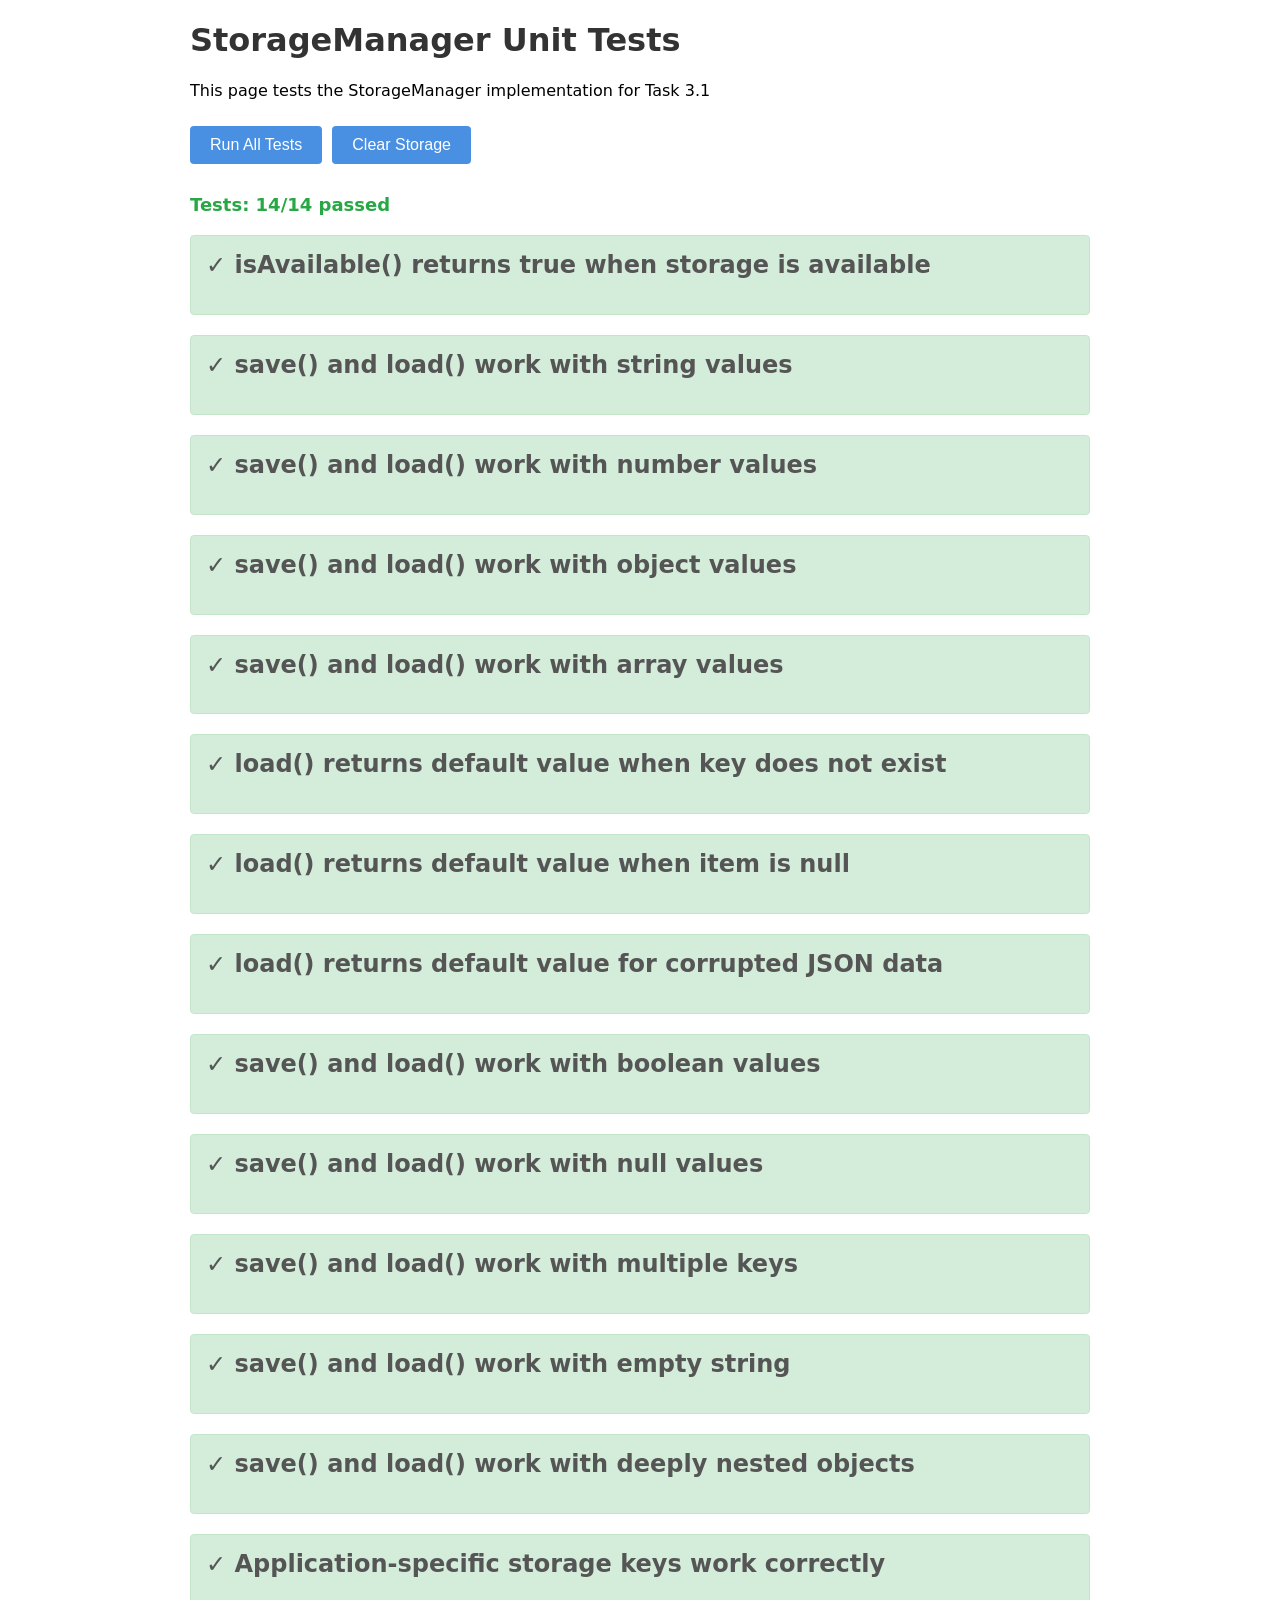
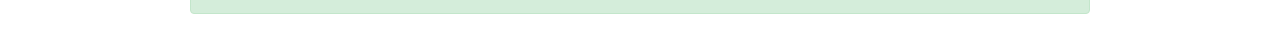
<file: js/script.test.html>
<!DOCTYPE html>
<html lang="en">
<head>
  <meta charset="UTF-8">
  <meta name="viewport" content="width=device-width, initial-scale=1.0">
  <title>StorageManager Tests</title>
  <style>
    body {
      font-family: system-ui, -apple-system, sans-serif;
      max-width: 900px;
      margin: 20px auto;
      padding: 0 20px;
    }
    .test-section {
      margin: 20px 0;
      padding: 15px;
      border: 1px solid #ddd;
      border-radius: 4px;
    }
    .test-pass {
      background-color: #d4edda;
      border-color: #c3e6cb;
    }
    .test-fail {
      background-color: #f8d7da;
      border-color: #f5c6cb;
    }
    .test-info {
      background-color: #d1ecf1;
      border-color: #bee5eb;
    }
    h1 {
      color: #333;
    }
    h2 {
      color: #555;
      margin-top: 0;
    }
    pre {
      background: #f5f5f5;
      padding: 10px;
      border-radius: 4px;
      overflow-x: auto;
    }
    .summary {
      font-size: 18px;
      font-weight: bold;
      margin: 20px 0;
    }
    .test-result {
      margin: 10px 0;
      padding: 8px;
      border-radius: 4px;
    }
    button {
      background: #4a90e2;
      color: white;
      border: none;
      padding: 10px 20px;
      border-radius: 4px;
      cursor: pointer;
      font-size: 16px;
      margin: 10px 5px 10px 0;
    }
    button:hover {
      background: #357abd;
    }
  </style>
</head>
<body>
  <h1>StorageManager Unit Tests</h1>
  <p>This page tests the StorageManager implementation for Task 3.1</p>
  
  <div>
    <button onclick="runAllTests()">Run All Tests</button>
    <button onclick="clearStorage()">Clear Storage</button>
  </div>

  <div id="test-results"></div>

  <script src="script.js"></script>
  <script>
    // Test utilities
    const testResults = [];
    
    function assert(condition, message) {
      if (!condition) {
        throw new Error(message || 'Assertion failed');
      }
    }
    
    function assertEqual(actual, expected, message) {
      if (JSON.stringify(actual) !== JSON.stringify(expected)) {
        throw new Error(`${message || 'Values not equal'}: expected ${JSON.stringify(expected)}, got ${JSON.stringify(actual)}`);
      }
    }
    
    function recordTest(testName, passed, error = null) {
      testResults.push({
        name: testName,
        passed: passed,
        error: error
      });
    }
    
    function displayResults() {
      const container = document.getElementById('test-results');
      container.innerHTML = '';
      
      const passedCount = testResults.filter(r => r.passed).length;
      const totalCount = testResults.length;
      
      const summary = document.createElement('div');
      summary.className = 'summary';
      summary.textContent = `Tests: ${passedCount}/${totalCount} passed`;
      summary.style.color = passedCount === totalCount ? '#28a745' : '#dc3545';
      container.appendChild(summary);
      
      testResults.forEach(result => {
        const testDiv = document.createElement('div');
        testDiv.className = `test-section ${result.passed ? 'test-pass' : 'test-fail'}`;
        
        const title = document.createElement('h2');
        title.textContent = `${result.passed ? '✓' : '✗'} ${result.name}`;
        testDiv.appendChild(title);
        
        if (!result.passed && result.error) {
          const errorPre = document.createElement('pre');
          errorPre.textContent = result.error;
          testDiv.appendChild(errorPre);
        }
        
        container.appendChild(testDiv);
      });
    }
    
    // Clear all test data from storage
    function clearStorage() {
      localStorage.clear();
      console.log('Storage cleared');
      alert('Local Storage cleared!');
    }
    
    // ========================================================================
    // Test Suite
    // ========================================================================
    
    function testIsAvailable() {
      try {
        const result = StorageManager.isAvailable();
        assert(typeof result === 'boolean', 'isAvailable should return a boolean');
        assert(result === true, 'Local Storage should be available in this environment');
        recordTest('isAvailable() returns true when storage is available', true);
      } catch (error) {
        recordTest('isAvailable() returns true when storage is available', false, error.message);
      }
    }
    
    function testSaveAndLoadString() {
      try {
        const key = 'test_string';
        const value = 'Hello, World!';
        
        const saveResult = StorageManager.save(key, value);
        assert(saveResult === true, 'save should return true on success');
        
        const loadedValue = StorageManager.load(key, null);
        assertEqual(loadedValue, value, 'Loaded value should match saved value');
        
        // Cleanup
        localStorage.removeItem(key);
        
        recordTest('save() and load() work with string values', true);
      } catch (error) {
        recordTest('save() and load() work with string values', false, error.message);
      }
    }
    
    function testSaveAndLoadNumber() {
      try {
        const key = 'test_number';
        const value = 42;
        
        const saveResult = StorageManager.save(key, value);
        assert(saveResult === true, 'save should return true on success');
        
        const loadedValue = StorageManager.load(key, null);
        assertEqual(loadedValue, value, 'Loaded value should match saved value');
        assertEqual(typeof loadedValue, 'number', 'Loaded value should be a number');
        
        // Cleanup
        localStorage.removeItem(key);
        
        recordTest('save() and load() work with number values', true);
      } catch (error) {
        recordTest('save() and load() work with number values', false, error.message);
      }
    }
    
    function testSaveAndLoadObject() {
      try {
        const key = 'test_object';
        const value = {
          name: 'John Doe',
          age: 30,
          tasks: ['task1', 'task2']
        };
        
        const saveResult = StorageManager.save(key, value);
        assert(saveResult === true, 'save should return true on success');
        
        const loadedValue = StorageManager.load(key, null);
        assertEqual(loadedValue, value, 'Loaded object should match saved object');
        
        // Cleanup
        localStorage.removeItem(key);
        
        recordTest('save() and load() work with object values', true);
      } catch (error) {
        recordTest('save() and load() work with object values', false, error.message);
      }
    }
    
    function testSaveAndLoadArray() {
      try {
        const key = 'test_array';
        const value = [1, 2, 3, 'four', { five: 5 }];
        
        const saveResult = StorageManager.save(key, value);
        assert(saveResult === true, 'save should return true on success');
        
        const loadedValue = StorageManager.load(key, null);
        assertEqual(loadedValue, value, 'Loaded array should match saved array');
        
        // Cleanup
        localStorage.removeItem(key);
        
        recordTest('save() and load() work with array values', true);
      } catch (error) {
        recordTest('save() and load() work with array values', false, error.message);
      }
    }
    
    function testLoadNonExistentKey() {
      try {
        const key = 'non_existent_key_12345';
        const defaultValue = 'default';
        
        // Make sure key doesn't exist
        localStorage.removeItem(key);
        
        const loadedValue = StorageManager.load(key, defaultValue);
        assertEqual(loadedValue, defaultValue, 'load should return default value for non-existent key');
        
        recordTest('load() returns default value when key does not exist', true);
      } catch (error) {
        recordTest('load() returns default value when key does not exist', false, error.message);
      }
    }
    
    function testLoadWithNullReturnsDefault() {
      try {
        const key = 'test_null_key';
        const defaultValue = { empty: true };
        
        // Ensure key doesn't exist
        localStorage.removeItem(key);
        
        const loadedValue = StorageManager.load(key, defaultValue);
        assertEqual(loadedValue, defaultValue, 'load should return default value when item is null');
        
        recordTest('load() returns default value when item is null', true);
      } catch (error) {
        recordTest('load() returns default value when item is null', false, error.message);
      }
    }
    
    function testLoadCorruptedData() {
      try {
        const key = 'test_corrupted';
        const defaultValue = 'fallback';
        
        // Manually set corrupted JSON data
        localStorage.setItem(key, '{invalid json');
        
        const loadedValue = StorageManager.load(key, defaultValue);
        assertEqual(loadedValue, defaultValue, 'load should return default value for corrupted JSON');
        
        // Cleanup
        localStorage.removeItem(key);
        
        recordTest('load() returns default value for corrupted JSON data', true);
      } catch (error) {
        recordTest('load() returns default value for corrupted JSON data', false, error.message);
      }
    }
    
    function testSaveBoolean() {
      try {
        const key = 'test_boolean';
        const value = true;
        
        const saveResult = StorageManager.save(key, value);
        assert(saveResult === true, 'save should return true on success');
        
        const loadedValue = StorageManager.load(key, null);
        assertEqual(loadedValue, value, 'Loaded boolean should match saved boolean');
        assertEqual(typeof loadedValue, 'boolean', 'Loaded value should be a boolean');
        
        // Cleanup
        localStorage.removeItem(key);
        
        recordTest('save() and load() work with boolean values', true);
      } catch (error) {
        recordTest('save() and load() work with boolean values', false, error.message);
      }
    }
    
    function testSaveNull() {
      try {
        const key = 'test_null';
        const value = null;
        
        const saveResult = StorageManager.save(key, value);
        assert(saveResult === true, 'save should return true on success');
        
        const loadedValue = StorageManager.load(key, 'default');
        assertEqual(loadedValue, value, 'Loaded null should be null');
        
        // Cleanup
        localStorage.removeItem(key);
        
        recordTest('save() and load() work with null values', true);
      } catch (error) {
        recordTest('save() and load() work with null values', false, error.message);
      }
    }
    
    function testMultipleKeys() {
      try {
        const keys = ['key1', 'key2', 'key3'];
        const values = ['value1', 123, { data: 'test' }];
        
        // Save all
        keys.forEach((key, index) => {
          const saveResult = StorageManager.save(key, values[index]);
          assert(saveResult === true, `save should return true for ${key}`);
        });
        
        // Load all and verify
        keys.forEach((key, index) => {
          const loadedValue = StorageManager.load(key, null);
          assertEqual(loadedValue, values[index], `Loaded value should match for ${key}`);
        });
        
        // Cleanup
        keys.forEach(key => localStorage.removeItem(key));
        
        recordTest('save() and load() work with multiple keys', true);
      } catch (error) {
        recordTest('save() and load() work with multiple keys', false, error.message);
      }
    }
    
    function testEmptyString() {
      try {
        const key = 'test_empty_string';
        const value = '';
        
        const saveResult = StorageManager.save(key, value);
        assert(saveResult === true, 'save should return true on success');
        
        const loadedValue = StorageManager.load(key, 'default');
        assertEqual(loadedValue, value, 'Loaded value should be empty string');
        
        // Cleanup
        localStorage.removeItem(key);
        
        recordTest('save() and load() work with empty string', true);
      } catch (error) {
        recordTest('save() and load() work with empty string', false, error.message);
      }
    }
    
    function testNestedObject() {
      try {
        const key = 'test_nested';
        const value = {
          level1: {
            level2: {
              level3: {
                data: [1, 2, 3],
                flag: true
              }
            }
          }
        };
        
        const saveResult = StorageManager.save(key, value);
        assert(saveResult === true, 'save should return true on success');
        
        const loadedValue = StorageManager.load(key, null);
        assertEqual(loadedValue, value, 'Loaded nested object should match saved nested object');
        
        // Cleanup
        localStorage.removeItem(key);
        
        recordTest('save() and load() work with deeply nested objects', true);
      } catch (error) {
        recordTest('save() and load() work with deeply nested objects', false, error.message);
      }
    }
    
    // Test actual application keys
    function testApplicationKeys() {
      try {
        // Test user name
        const userName = 'John Doe';
        StorageManager.save('lifeDashboard_user', userName);
        const loadedName = StorageManager.load('lifeDashboard_user', '');
        assertEqual(loadedName, userName, 'User name should persist');
        
        // Test tasks
        const tasks = [
          { id: '1', description: 'Task 1', completed: false },
          { id: '2', description: 'Task 2', completed: true }
        ];
        StorageManager.save('lifeDashboard_tasks', tasks);
        const loadedTasks = StorageManager.load('lifeDashboard_tasks', []);
        assertEqual(loadedTasks, tasks, 'Tasks should persist');
        
        // Test quick links
        const quickLinks = {
          instagram: 'https://instagram.com/user',
          tiktok: 'https://tiktok.com/@user',
          linkedin: 'https://linkedin.com/in/user'
        };
        StorageManager.save('lifeDashboard_quickLinks', quickLinks);
        const loadedLinks = StorageManager.load('lifeDashboard_quickLinks', {});
        assertEqual(loadedLinks, quickLinks, 'Quick links should persist');
        
        // Test theme
        const theme = 'dark';
        StorageManager.save('lifeDashboard_theme', theme);
        const loadedTheme = StorageManager.load('lifeDashboard_theme', 'light');
        assertEqual(loadedTheme, theme, 'Theme should persist');
        
        // Cleanup
        localStorage.removeItem('lifeDashboard_user');
        localStorage.removeItem('lifeDashboard_tasks');
        localStorage.removeItem('lifeDashboard_quickLinks');
        localStorage.removeItem('lifeDashboard_theme');
        
        recordTest('Application-specific storage keys work correctly', true);
      } catch (error) {
        recordTest('Application-specific storage keys work correctly', false, error.message);
      }
    }
    
    // ========================================================================
    // Run all tests
    // ========================================================================
    
    function runAllTests() {
      testResults.length = 0; // Clear previous results
      
      console.log('Running StorageManager tests...');
      
      // Run all test functions
      testIsAvailable();
      testSaveAndLoadString();
      testSaveAndLoadNumber();
      testSaveAndLoadObject();
      testSaveAndLoadArray();
      testLoadNonExistentKey();
      testLoadWithNullReturnsDefault();
      testLoadCorruptedData();
      testSaveBoolean();
      testSaveNull();
      testMultipleKeys();
      testEmptyString();
      testNestedObject();
      testApplicationKeys();
      
      displayResults();
      
      console.log('Tests complete. Check the page for results.');
    }
    
    // Run tests on page load
    window.addEventListener('DOMContentLoaded', () => {
      runAllTests();
    });
  </script>
</body>
</html>
</file>
<file: css/style.css>
/* To-Do List Life Dashboard - Stylesheet */

/* ============================================================================
   CSS Custom Properties (Theme Variables)
   ============================================================================ */
:root {
  /* Light mode colors */
  --bg-primary: #ffffff;
  --bg-secondary: #f5f5f5;
  --text-primary: #1a1a1a;
  --text-secondary: #666666;
  --border-color: #e0e0e0;
  --accent-color: #4a90e2;
  --accent-hover: #357abd;
  --success-color: #4caf50;
  --error-color: #f44336;
  --warning-color: #ff9800;
  --info-color: #2196f3;
  
  /* Spacing */
  --space-xs: 4px;
  --space-sm: 8px;
  --space-md: 16px;
  --space-lg: 24px;
  --space-xl: 32px;
  
  /* Border radius */
  --radius-sm: 4px;
  --radius-md: 8px;
  --radius-lg: 12px;
  
  /* Shadows */
  --shadow-sm: 0 1px 2px rgba(0, 0, 0, 0.05);
  --shadow-md: 0 4px 6px rgba(0, 0, 0, 0.1);
  --shadow-lg: 0 10px 15px rgba(0, 0, 0, 0.15);
  
  /* Typography */
  --font-size-sm: 14px;
  --font-size-base: 16px;
  --font-size-lg: 18px;
  --font-size-xl: 24px;
  
  /* Transitions */
  --transition-fast: 150ms ease-in-out;
  --transition-base: 200ms ease-in-out;
  --transition-slow: 300ms ease-in-out;
}

[data-theme="dark"] {
  --bg-primary: #1a1a1a;
  --bg-secondary: #2d2d2d;
  --text-primary: #ffffff;
  --text-secondary: #b0b0b0;
  --border-color: #404040;
  --accent-color: #5b9fd8;
  --accent-hover: #4a8fc7;
  --success-color: #66bb6a;
  --error-color: #ef5350;
  --warning-color: #ffa726;
  --info-color: #42a5f5;
}

/* ============================================================================
   Base Styles
   ============================================================================ */
* {
  box-sizing: border-box;
}

body {
  margin: 0;
  padding: 0;
  font-family: -apple-system, BlinkMacSystemFont, 'Segoe UI', 'Roboto', 'Oxygen',
    'Ubuntu', 'Cantarell', 'Fira Sans', 'Droid Sans', 'Helvetica Neue',
    sans-serif;
  font-size: var(--font-size-base);
  line-height: 1.5;
  color: var(--text-primary);
  background-color: var(--bg-primary);
  transition: background-color var(--transition-base), color var(--transition-base);
}

/* Screen reader only class */
.sr-only {
  position: absolute;
  width: 1px;
  height: 1px;
  padding: 0;
  margin: -1px;
  overflow: hidden;
  clip: rect(0, 0, 0, 0);
  white-space: nowrap;
  border-width: 0;
}

/* Focus indicator for accessibility */
*:focus-visible {
  outline: 2px solid var(--accent-color);
  outline-offset: 2px;
}

/* ============================================================================
   Theme Toggle Button
   ============================================================================ */
.theme-toggle-btn {
  position: fixed;
  top: var(--space-md);
  right: var(--space-md);
  z-index: 1000;
  width: 48px;
  height: 48px;
  border: 2px solid var(--border-color);
  border-radius: 50%;
  background-color: var(--bg-secondary);
  color: var(--text-primary);
  font-size: 24px;
  cursor: pointer;
  display: flex;
  align-items: center;
  justify-content: center;
  transition: all var(--transition-base);
  box-shadow: var(--shadow-md);
}

.theme-toggle-btn:hover {
  background-color: var(--accent-color);
  border-color: var(--accent-color);
  transform: scale(1.05);
  box-shadow: var(--shadow-lg);
}

.theme-toggle-btn:active {
  transform: scale(0.95);
}

/* Mobile responsiveness for theme toggle */
@media (max-width: 768px) {
  .theme-toggle-btn {
    top: var(--space-sm);
    right: var(--space-sm);
    width: 44px;
    height: 44px;
    font-size: 20px;
  }
}

/* ============================================================================
   Notification Manager Styles
   ============================================================================ */
#notification-container {
  position: fixed;
  top: var(--space-md);
  right: var(--space-md);
  z-index: 9999;
  display: flex;
  flex-direction: column;
  gap: var(--space-sm);
  max-width: 400px;
  pointer-events: none;
}

.notification {
  pointer-events: auto;
  padding: var(--space-md);
  border-radius: var(--radius-md);
  box-shadow: var(--shadow-lg);
  font-size: var(--font-size-base);
  font-weight: 500;
  line-height: 1.4;
  opacity: 0;
  transform: translateY(-20px);
  transition: opacity var(--transition-slow), transform var(--transition-slow);
  display: flex;
  align-items: center;
  gap: var(--space-sm);
  word-wrap: break-word;
}

.notification.show {
  opacity: 1;
  transform: translateY(0);
}

/* Success notification */
.notification-success {
  background-color: var(--success-color);
  color: white;
}

.notification-success::before {
  content: '✓';
  font-size: var(--font-size-lg);
  font-weight: bold;
  display: inline-flex;
  align-items: center;
  justify-content: center;
  width: 24px;
  height: 24px;
  border-radius: 50%;
  background-color: rgba(255, 255, 255, 0.2);
  flex-shrink: 0;
}

/* Error notification */
.notification-error {
  background-color: var(--error-color);
  color: white;
}

.notification-error::before {
  content: '✗';
  font-size: var(--font-size-lg);
  font-weight: bold;
  display: inline-flex;
  align-items: center;
  justify-content: center;
  width: 24px;
  height: 24px;
  border-radius: 50%;
  background-color: rgba(255, 255, 255, 0.2);
  flex-shrink: 0;
}

/* Warning notification */
.notification-warning {
  background-color: var(--warning-color);
  color: white;
}

.notification-warning::before {
  content: '⚠';
  font-size: var(--font-size-lg);
  font-weight: bold;
  display: inline-flex;
  align-items: center;
  justify-content: center;
  width: 24px;
  height: 24px;
  border-radius: 50%;
  background-color: rgba(255, 255, 255, 0.2);
  flex-shrink: 0;
}

/* Info notification */
.notification-info {
  background-color: var(--info-color);
  color: white;
}

.notification-info::before {
  content: 'ℹ';
  font-size: var(--font-size-lg);
  font-weight: bold;
  display: inline-flex;
  align-items: center;
  justify-content: center;
  width: 24px;
  height: 24px;
  border-radius: 50%;
  background-color: rgba(255, 255, 255, 0.2);
  flex-shrink: 0;
}

/* Mobile responsiveness */
@media (max-width: 768px) {
  #notification-container {
    top: var(--space-sm);
    right: var(--space-sm);
    left: var(--space-sm);
    max-width: none;
  }
  
  .notification {
    font-size: var(--font-size-sm);
    padding: var(--space-sm) var(--space-md);
  }
}
</file>
